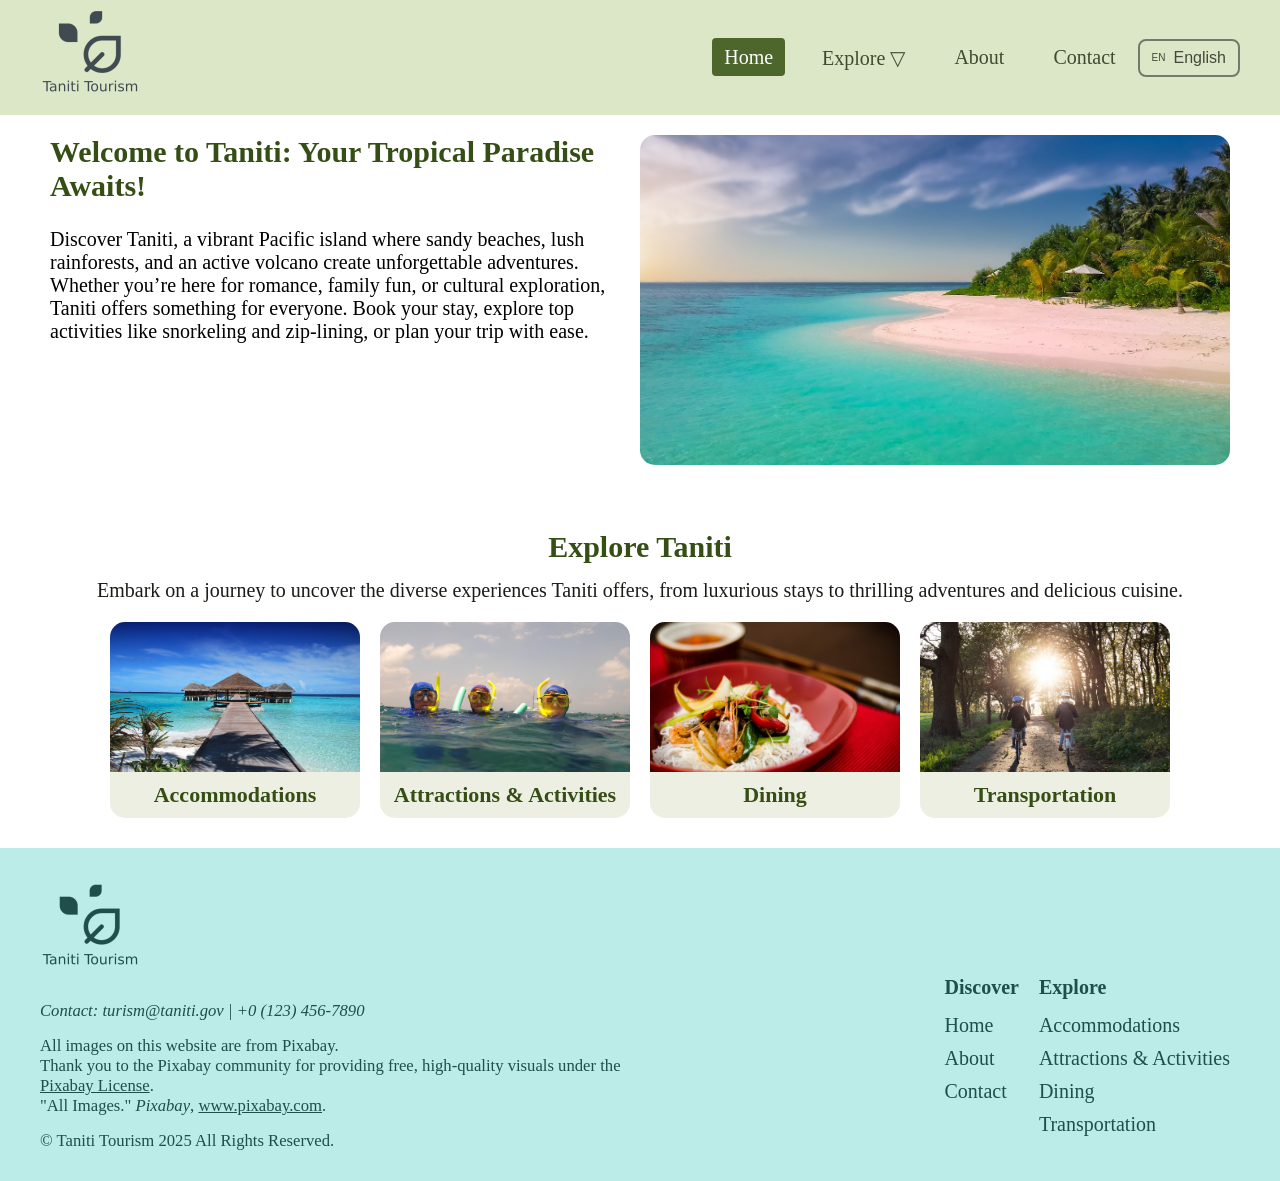
<file: index.html>
<!DOCTYPE html>
<html lang="en">

<head>
    <meta charset="UTF-8">
    <meta name="viewport" content="width=device-width, initial-scale=1.0">
    <title>Home - Taniti Tourism</title>
    <link rel="stylesheet" href="styles.css">
    <link href="images/icon.svg" rel="icon" type="image/svg+xml">
</head>

<body>

<header>
    <div class="header-content">
        <nav class="logo-nav">
            <a href="index.html"><img src="images/logo-header.png" alt="Taniti Tourism Logo" class="logo"></a>
        </nav>
        <div class="nav-container">
            <button class="hamburger" aria-label="Toggle menu">
                <span></span>
                <span></span>
                <span></span>
            </button>
            <nav class="main-nav">
                <ul>
                    <li><a href="index.html" class="active">Home</a></li>
                    <li class="dropdown">
                        <p class="dropdown-toggle">Explore</p>
                        <ul class="dropdown-menu">
                            <li><a href="accommodations.html">Accommodations</a></li>
                            <li><a href="attractions-and-activities.html">Attractions & Activities</a></li>
                            <li><a href="dining.html">Dining</a></li>
                            <li><a href="transportation.html">Transportation</a></li>
                        </ul>
                    </li>
                    <li><a href="about.html">About</a></li>
                    <li><a href="contact.html">Contact</a></li>
                </ul>
            </nav>
            <div class="language-selector">
                <button class="language-toggle" aria-label="Select language">
                    <span class="flag">EN</span> English
                </button>
                <ul class="language-menu">
                    <li><a href="#" class="active"><span class="flag">EN</span> English</a></li>
                    <li><a href="#"><span class="flag">ES</span> Español</a></li>
                    <li><a href="#"><span class="flag">JP</span> 日本語</a></li>
                </ul>
            </div>
        </div>
    </div>
</header>

<main>

    <section class="hero-right">
        <div>
            <h1>Welcome to Taniti: Your Tropical Paradise Awaits!</h1>
            <p>Discover Taniti, a vibrant Pacific island where sandy beaches, lush
                rainforests, and an active volcano create unforgettable adventures. Whether you’re here for romance, family
                fun, or cultural exploration, Taniti offers something for everyone. Book your stay, explore top activities
                like snorkeling and zip-lining, or plan your trip with ease.</p>
        </div>
        <img src="images/beach.jpg" alt="A vibrant tropical beach scene with tall palm trees and a stretch of soft white sand along the water's edge.">
    </section>

    <section class="explore">
        <h2>Explore Taniti</h2>
        <p>Embark on a journey to uncover the diverse experiences Taniti offers, from luxurious stays to thrilling adventures and delicious cuisine.</p>
        <div class="explore-cards">
            <a href="accommodations.html" class="card">
                <img src="images/beach-hotel.jpg" alt="A charming wooden walkway leads to a beach hut at a hotel, offering a picturesque view of the sandy shore.">
                <h3>Accommodations</h3>
            </a>
            <a href="attractions-and-activities.html" class="card">
                <img src="images/snorkel.jpg" alt="Three people in blue wetsuits and snorkels enjoying snorkeling in Yellow Leaf Bay.">
                <h3>Attractions & Activities</h3>
            </a>
            <a href="dining.html" class="card">
                <img src="images/cuisine.jpg" alt="A vibrant bowl of noodles featuring shrimp and mixed vegetables, perfect for a tasty meal.">
                <h3>Dining</h3>
            </a>
            <a href="transportation.html" class="card">
                <img src="images/biking.jpg" alt="Two people biking down a wooded path, surrounded by trees and greenery.">
                <h3>Transportation</h3>
            </a>
        </div>
    </section>

</main>

<footer>
    <div class="footer-content">
        <div class="footer-info">
            <nav>
                <a href="index.html"><img src="images/logo-footer.png" alt="Taniti Tourism Logo" class="logo"></a>
            </nav>
            <address>
                <small>Contact: <a href="mailto:turism@taniti.gov">turism@taniti.gov</a> | <a href="tel:+0 (123) 456-7890">+0 (123) 456-7890</a></small>
            </address>
            <div class="image-credits">
                <small>All images on this website are from  Pixabay.</small>
                <small>Thank you to the Pixabay community for providing free, high-quality visuals under the <a href="https://pixabay.com/service/license-summary/" target="_blank">Pixabay License</a>.</small>
                <small>"All Images." <em>Pixabay</em>, <a href="https://www.pixabay.com" target="_blank">www.pixabay.com</a>.</small>
            </div>
            <small>© Taniti Tourism 2025 All Rights Reserved.</small>
        </div>
        <nav class="footer-nav">
            <div class="footer-nav-subsection">
                <p>Discover</p>
                <ul>
                    <li><a href="index.html">Home</a></li>
                    <li><a href="about.html">About</a></li>
                    <li><a href="contact.html">Contact</a></li>
                </ul>
            </div>
            <div class="footer-nav-subsection">
                <p>Explore</p>
                <ul>
                    <li><a href="accommodations.html">Accommodations</a></li>
                    <li><a href="attractions-and-activities.html">Attractions & Activities</a></li>
                    <li><a href="dining.html">Dining</a></li>
                    <li><a href="transportation.html">Transportation</a></li>
                </ul>
            </div>
        </nav>
    </div>
</footer>

<script src="script.js"></script>
</body>

</html>
</file>
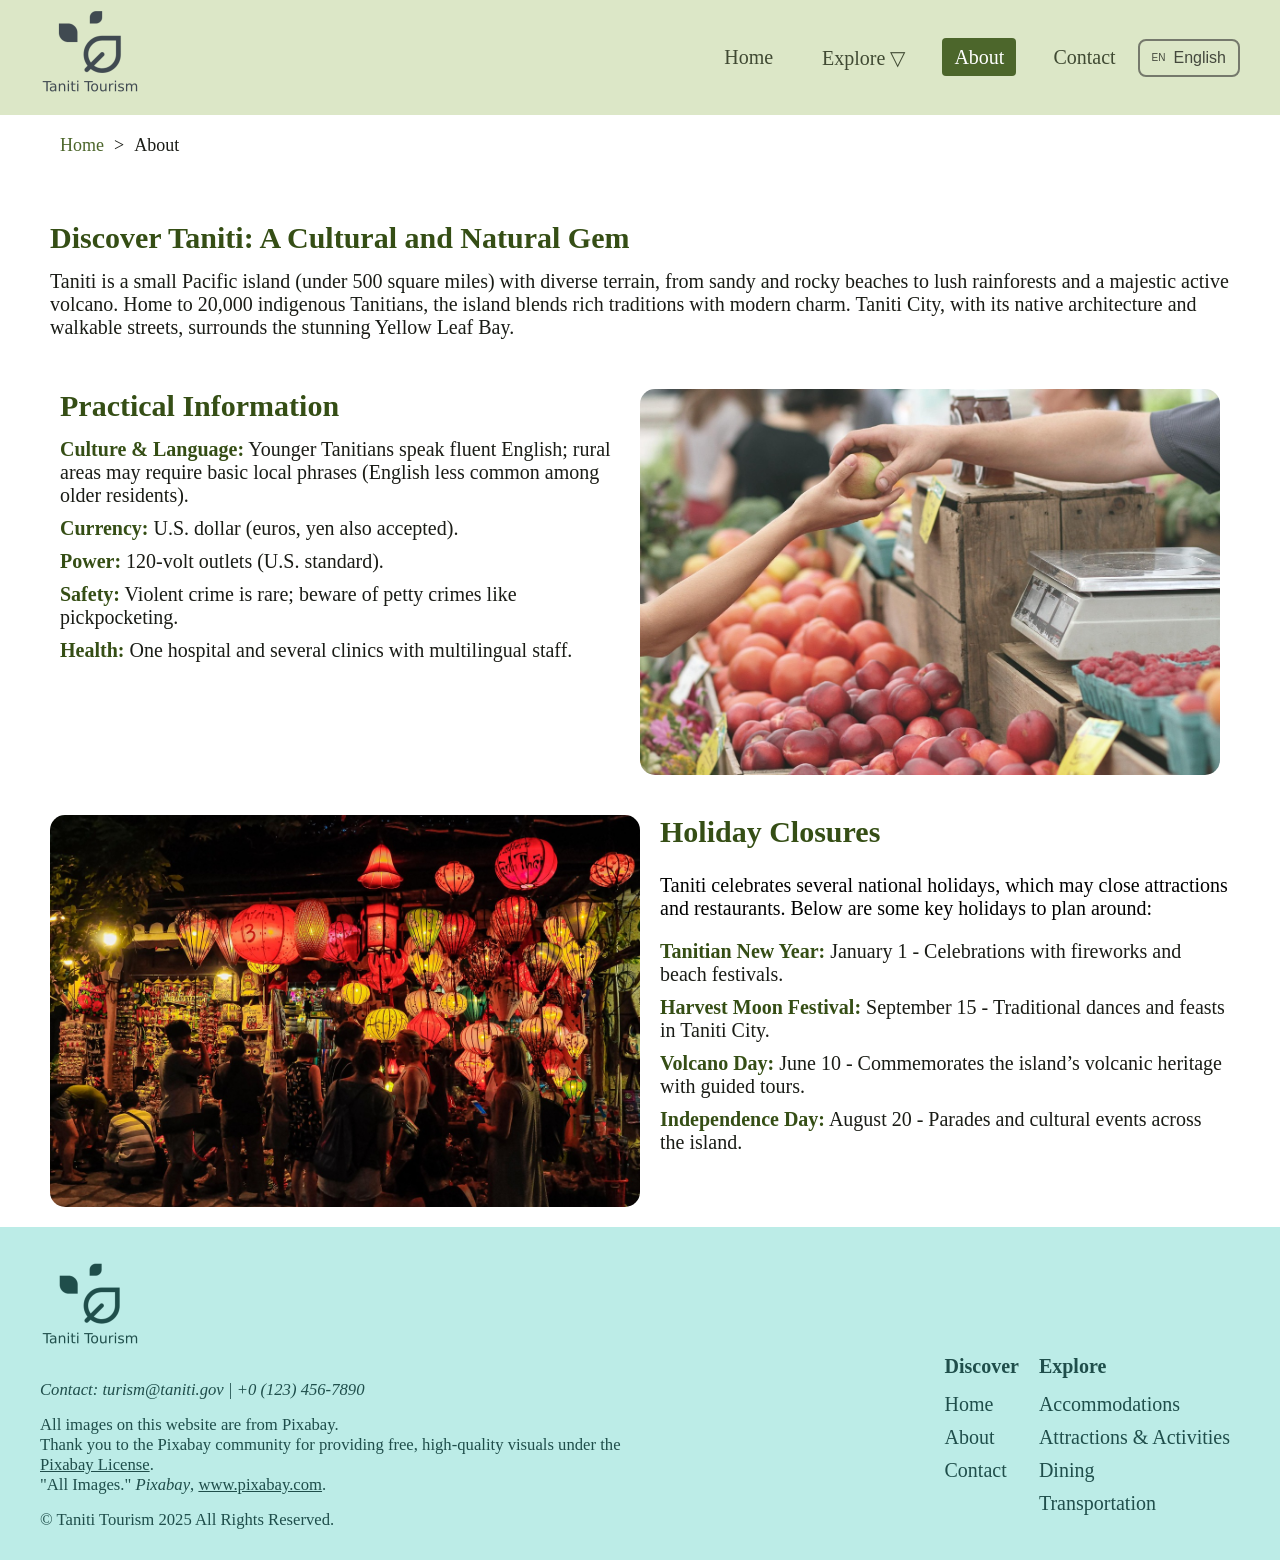
<file: about.html>
<!DOCTYPE html>
<html lang="en">
<head>
  <meta charset="UTF-8">
  <meta name="viewport" content="width=device-width, initial-scale=1.0">
  <title>About - Taniti Tourism</title>
  <link rel="stylesheet" href="styles.css">
  <link href="images/icon.svg" rel="icon" type="image/svg+xml">
</head>
<body>
<header>
  <div class="header-content">
    <nav class="logo-nav">
      <a href="index.html"><img src="images/logo-header.png" alt="Taniti Tourism Logo" class="logo"></a>
    </nav>
    <div class="nav-container">
      <button class="hamburger" aria-label="Toggle menu">
        <span></span>
        <span></span>
        <span></span>
      </button>
      <nav class="main-nav">
        <ul>
          <li><a href="index.html">Home</a></li>
          <li class="dropdown">
            <p class="dropdown-toggle">Explore</p>
            <ul class="dropdown-menu">
              <li><a href="accommodations.html">Accommodations</a></li>
              <li><a href="attractions-and-activities.html">Attractions & Activities</a></li>
              <li><a href="dining.html">Dining</a></li>
              <li><a href="transportation.html">Transportation</a></li>
            </ul>
          </li>
          <li><a href="about.html" class="active">About</a></li>
          <li><a href="contact.html">Contact</a></li>
        </ul>
      </nav>
      <div class="language-selector">
        <button class="language-toggle" aria-label="Select language">
          <span class="flag">EN</span> English
        </button>
        <ul class="language-menu">
          <li><a href="#" class="active"><span class="flag">EN</span> English</a></li>
          <li><a href="#"><span class="flag">ES</span> Español</a></li>
          <li><a href="#"><span class="flag">JP</span> 日本語</a></li>
        </ul>
      </div>
    </div>
  </div>
</header>

<main>
  <section class="breadcrumb">
    <nav aria-label="Breadcrumb">
      <ul>
        <li><a href="index.html">Home</a></li>
        <li aria-current="page">About</li>
      </ul>
    </nav>
  </section>
  <section class="intro">
    <h1>Discover Taniti: A Cultural and Natural Gem</h1>
    <p>Taniti is a small Pacific island (under 500 square miles) with diverse terrain, from sandy and rocky beaches to lush rainforests and a majestic active volcano. Home to 20,000 indigenous Tanitians, the island blends rich traditions with modern charm. Taniti City, with its native architecture and walkable streets, surrounds the stunning Yellow Leaf Bay.</p>
  </section>

  <section class="hero-right practical-info">
    <div>
      <h2>Practical Information</h2>
      <ul>
        <li><strong>Culture & Language:</strong> Younger Tanitians speak fluent English; rural areas may require basic local phrases (English less common among older residents).
        <li><strong>Currency:</strong> U.S. dollar (euros, yen also accepted).</li>
        <li><strong>Power:</strong> 120-volt outlets (U.S. standard).</li>
        <li><strong>Safety:</strong> Violent crime is rare; beware of petty crimes like pickpocketing.</li>
        <li><strong>Health:</strong> One hospital and several clinics with multilingual staff.</li>
      </ul>
    </div>
    <img src="images/market.jpg" alt="A woman hands an apple to a man at a colorful fruit stand, surrounded by various fresh fruits.">
  </section>

  <section class="hero-left">
    <img src="images/holiday.jpg" alt="Colorful lanterns creating a festive atmosphere for a holiday celebration.">
    <div>
      <h2>Holiday Closures</h2>
      <p>Taniti celebrates several national holidays, which may close attractions and restaurants. Below are some key holidays to plan around:</p>
      <ul>
        <li><strong>Tanitian New Year:</strong> January 1 - Celebrations with fireworks and beach festivals.</li>
        <li><strong>Harvest Moon Festival:</strong> September 15 - Traditional dances and feasts in Taniti City.</li>
        <li><strong>Volcano Day:</strong> June 10 - Commemorates the island’s volcanic heritage with guided tours.</li>
        <li><strong>Independence Day:</strong> August 20 - Parades and cultural events across the island.</li>
      </ul>
    </div>
  </section>
</main>


<footer>
  <div class="footer-content">
    <div class="footer-info">
      <nav>
        <a href="index.html"><img src="images/logo-footer.png" alt="Taniti Tourism Logo" class="logo"></a>
      </nav>
      <address>
        <small>Contact: <a href="mailto:turism@taniti.gov">turism@taniti.gov</a> | <a href="tel:+0 (123) 456-7890">+0 (123) 456-7890</a></small>
      </address>
      <div class="image-credits">
        <small>All images on this website are from  Pixabay.</small>
        <small>Thank you to the Pixabay community for providing free, high-quality visuals under the <a href="https://pixabay.com/service/license-summary/" target="_blank">Pixabay License</a>.</small>
        <small>"All Images." <em>Pixabay</em>, <a href="https://www.pixabay.com" target="_blank">www.pixabay.com</a>.</small>
      </div>
      <small>© Taniti Tourism 2025 All Rights Reserved.</small>
    </div>
    <nav class="footer-nav">
      <div class="footer-nav-subsection">
        <p>Discover</p>
        <ul>
          <li><a href="index.html">Home</a></li>
          <li><a href="about.html">About</a></li>
          <li><a href="contact.html">Contact</a></li>
        </ul>
      </div>
      <div class="footer-nav-subsection">
        <p>Explore</p>
        <ul>
          <li><a href="accommodations.html">Accommodations</a></li>
          <li><a href="attractions-and-activities.html">Attractions & Activities</a></li>
          <li><a href="dining.html">Dining</a></li>
          <li><a href="transportation.html">Transportation</a></li>
        </ul>
      </div>
    </nav>
  </div>
</footer>

<script src="script.js"></script>
</body>
</html>
</file>
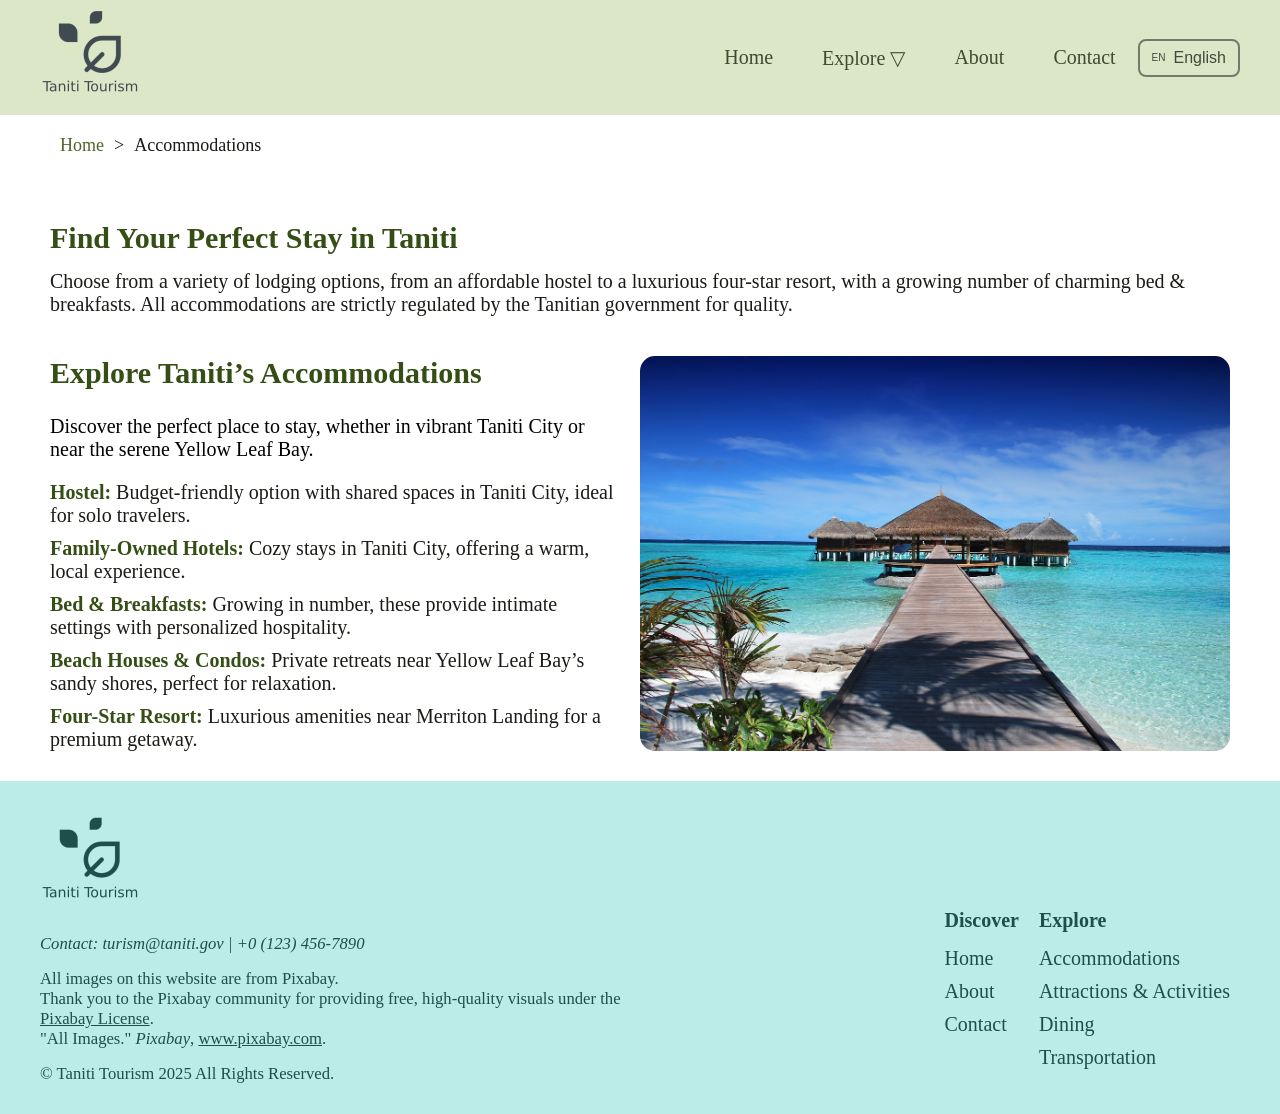
<file: accommodations.html>
<!DOCTYPE html>
<html lang="en">
<head>
    <meta charset="UTF-8">
    <meta name="viewport" content="width=device-width, initial-scale=1.0">
    <title>Accommodations - Taniti Tourism</title>
    <link rel="stylesheet" href="styles.css">
    <link href="images/icon.svg" rel="icon" type="image/svg+xml">
</head>
<body>
<header>
    <div class="header-content">
        <nav class="logo-nav">
            <a href="index.html"><img src="images/logo-header.png" alt="Taniti Tourism Logo" class="logo"></a>
        </nav>
        <div class="nav-container">
            <button class="hamburger" aria-label="Toggle menu">
                <span></span>
                <span></span>
                <span></span>
            </button>
            <nav class="main-nav">
                <ul>
                    <li><a href="index.html">Home</a></li>
                    <li class="dropdown">
                        <p class="dropdown-toggle">Explore</p>
                        <ul class="dropdown-menu">
                            <li><a href="accommodations.html" class="active">Accommodations</a></li>
                            <li><a href="attractions-and-activities.html">Attractions & Activities</a></li>
                            <li><a href="dining.html">Dining</a></li>
                            <li><a href="transportation.html">Transportation</a></li>
                        </ul>
                    </li>
                    <li><a href="about.html">About</a></li>
                    <li><a href="contact.html">Contact</a></li>
                </ul>
            </nav>
            <div class="language-selector">
                <button class="language-toggle" aria-label="Select language">
                    <span class="flag">EN</span> English
                </button>
                <ul class="language-menu">
                    <li><a href="#" class="active"><span class="flag">EN</span> English</a></li>
                    <li><a href="#"><span class="flag">ES</span> Español</a></li>
                    <li><a href="#"><span class="flag">JP</span> 日本語</a></li>
                </ul>
            </div>
        </div>
    </div>
</header>

<main>
    <section class="breadcrumb">
        <nav aria-label="Breadcrumb">
            <ul>
                <li><a href="index.html">Home</a></li>
                <li aria-current="page">Accommodations</li>
            </ul>
        </nav>
    </section>
    <section class="intro">
        <h1>Find Your Perfect Stay in Taniti</h1>
        <p>Choose from a variety of lodging options, from an affordable hostel to a luxurious four-star resort, with a growing number of charming bed & breakfasts. All accommodations are strictly regulated by the Tanitian government for quality.</p>
    </section>

    <section class="hero-right">
        <div>
            <h2>Explore Taniti’s Accommodations</h2>
            <p>Discover the perfect place to stay, whether in vibrant Taniti City or near the serene Yellow Leaf Bay.</p>
            <ul>
                <li><strong>Hostel:</strong> Budget-friendly option with shared spaces in Taniti City, ideal for solo travelers.</li>
                <li><strong>Family-Owned Hotels:</strong> Cozy stays in Taniti City, offering a warm, local experience.</li>
                <li><strong>Bed & Breakfasts:</strong> Growing in number, these provide intimate settings with personalized hospitality.</li>
                <li><strong>Beach Houses & Condos:</strong> Private retreats near Yellow Leaf Bay’s sandy shores, perfect for relaxation.</li>
                <li><strong>Four-Star Resort:</strong> Luxurious amenities near Merriton Landing for a premium getaway.</li>
            </ul>
        </div>
        <img src="images/beach-hotel.jpg" alt="A charming wooden walkway leads to a beach hut at a hotel, offering a picturesque view of the sandy shore.">
    </section>
</main>

<footer>
    <div class="footer-content">
        <div class="footer-info">
            <nav>
                <a href="index.html"><img src="images/logo-footer.png" alt="Taniti Tourism Logo" class="logo"></a>
            </nav>
            <address>
                <small>Contact: <a href="mailto:turism@taniti.gov">turism@taniti.gov</a> | <a href="tel:+0 (123) 456-7890">+0 (123) 456-7890</a></small>
            </address>
            <div class="image-credits">
                <small>All images on this website are from  Pixabay.</small>
                <small>Thank you to the Pixabay community for providing free, high-quality visuals under the <a href="https://pixabay.com/service/license-summary/" target="_blank">Pixabay License</a>.</small>
                <small>"All Images." <em>Pixabay</em>, <a href="https://www.pixabay.com" target="_blank">www.pixabay.com</a>.</small>
            </div>
            <small>© Taniti Tourism 2025 All Rights Reserved.</small>
        </div>
        <nav class="footer-nav">
            <div class="footer-nav-subsection">
                <p>Discover</p>
                <ul>
                    <li><a href="index.html">Home</a></li>
                    <li><a href="about.html">About</a></li>
                    <li><a href="contact.html">Contact</a></li>
                </ul>
            </div>
            <div class="footer-nav-subsection">
                <p>Explore</p>
                <ul>
                    <li><a href="accommodations.html">Accommodations</a></li>
                    <li><a href="attractions-and-activities.html">Attractions & Activities</a></li>
                    <li><a href="dining.html">Dining</a></li>
                    <li><a href="transportation.html">Transportation</a></li>
                </ul>
            </div>
        </nav>
    </div>
</footer>

<script src="script.js"></script>
</body>
</html>
</file>
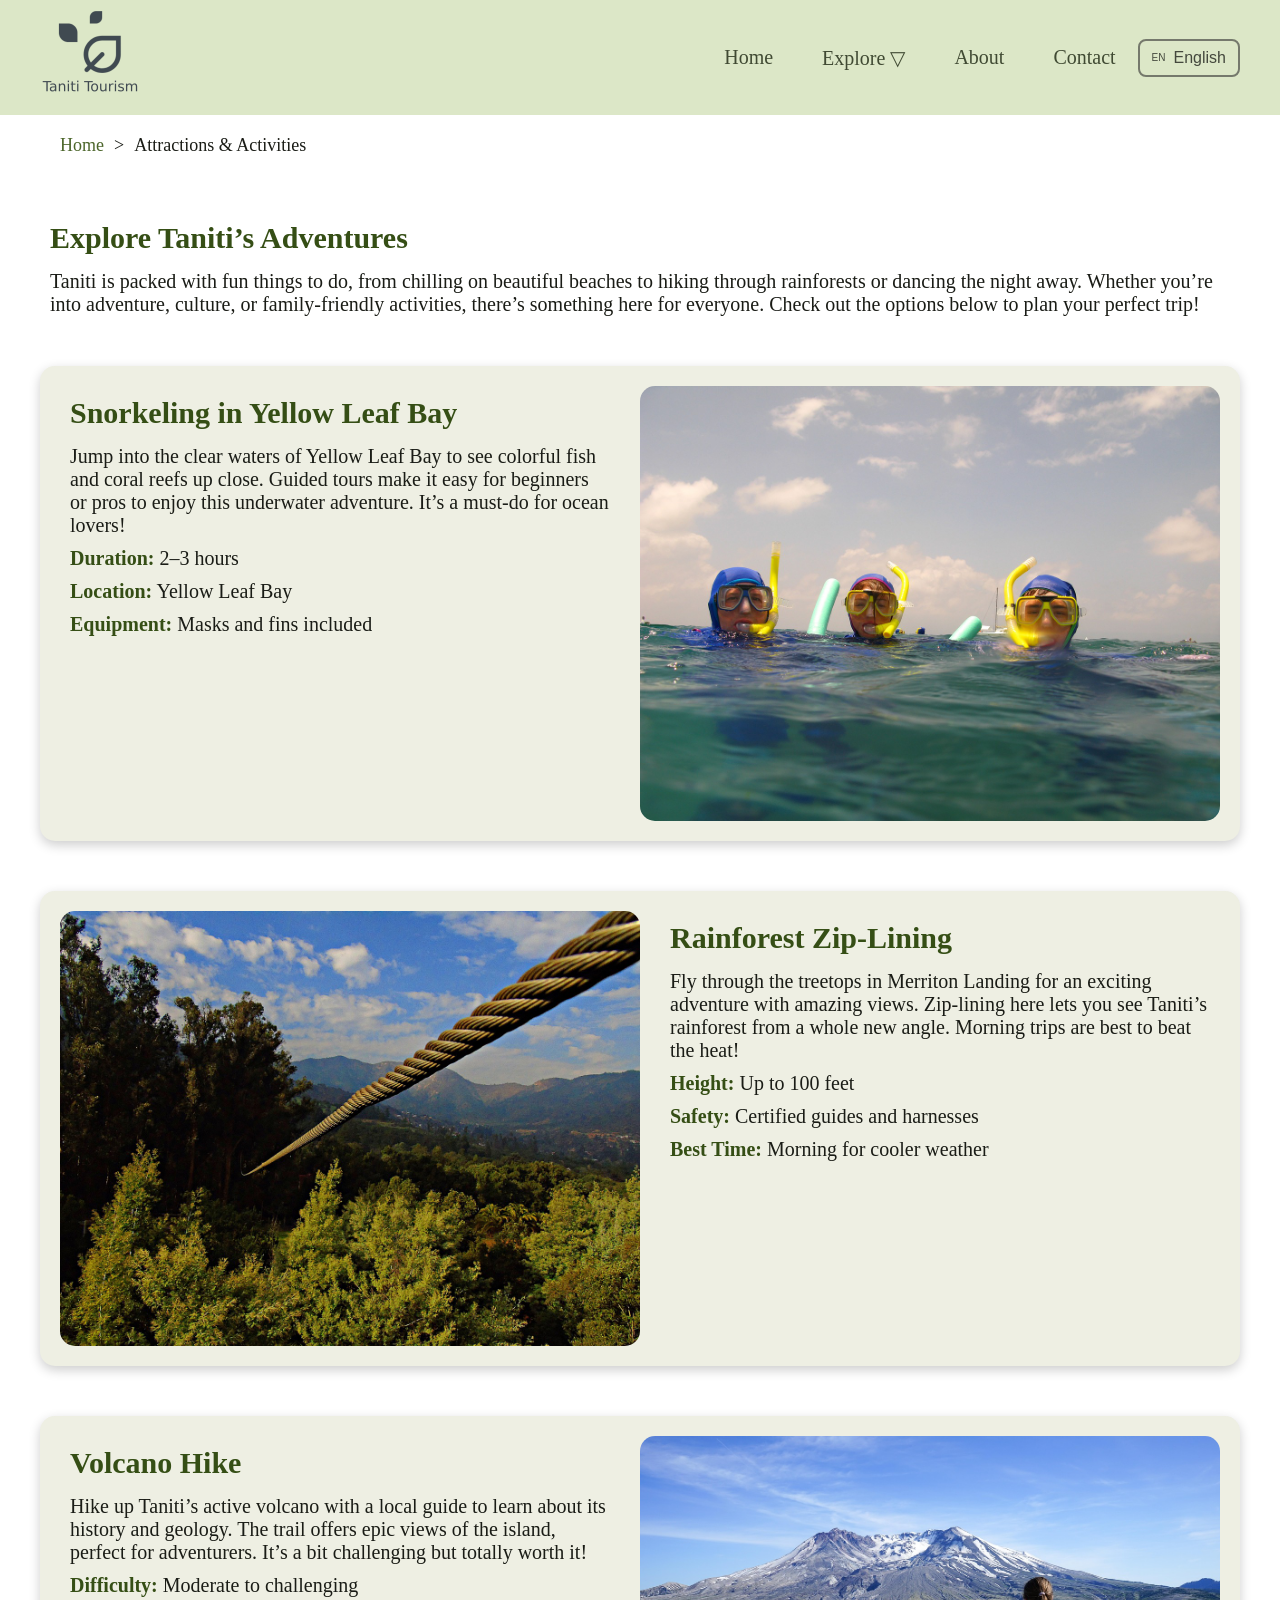
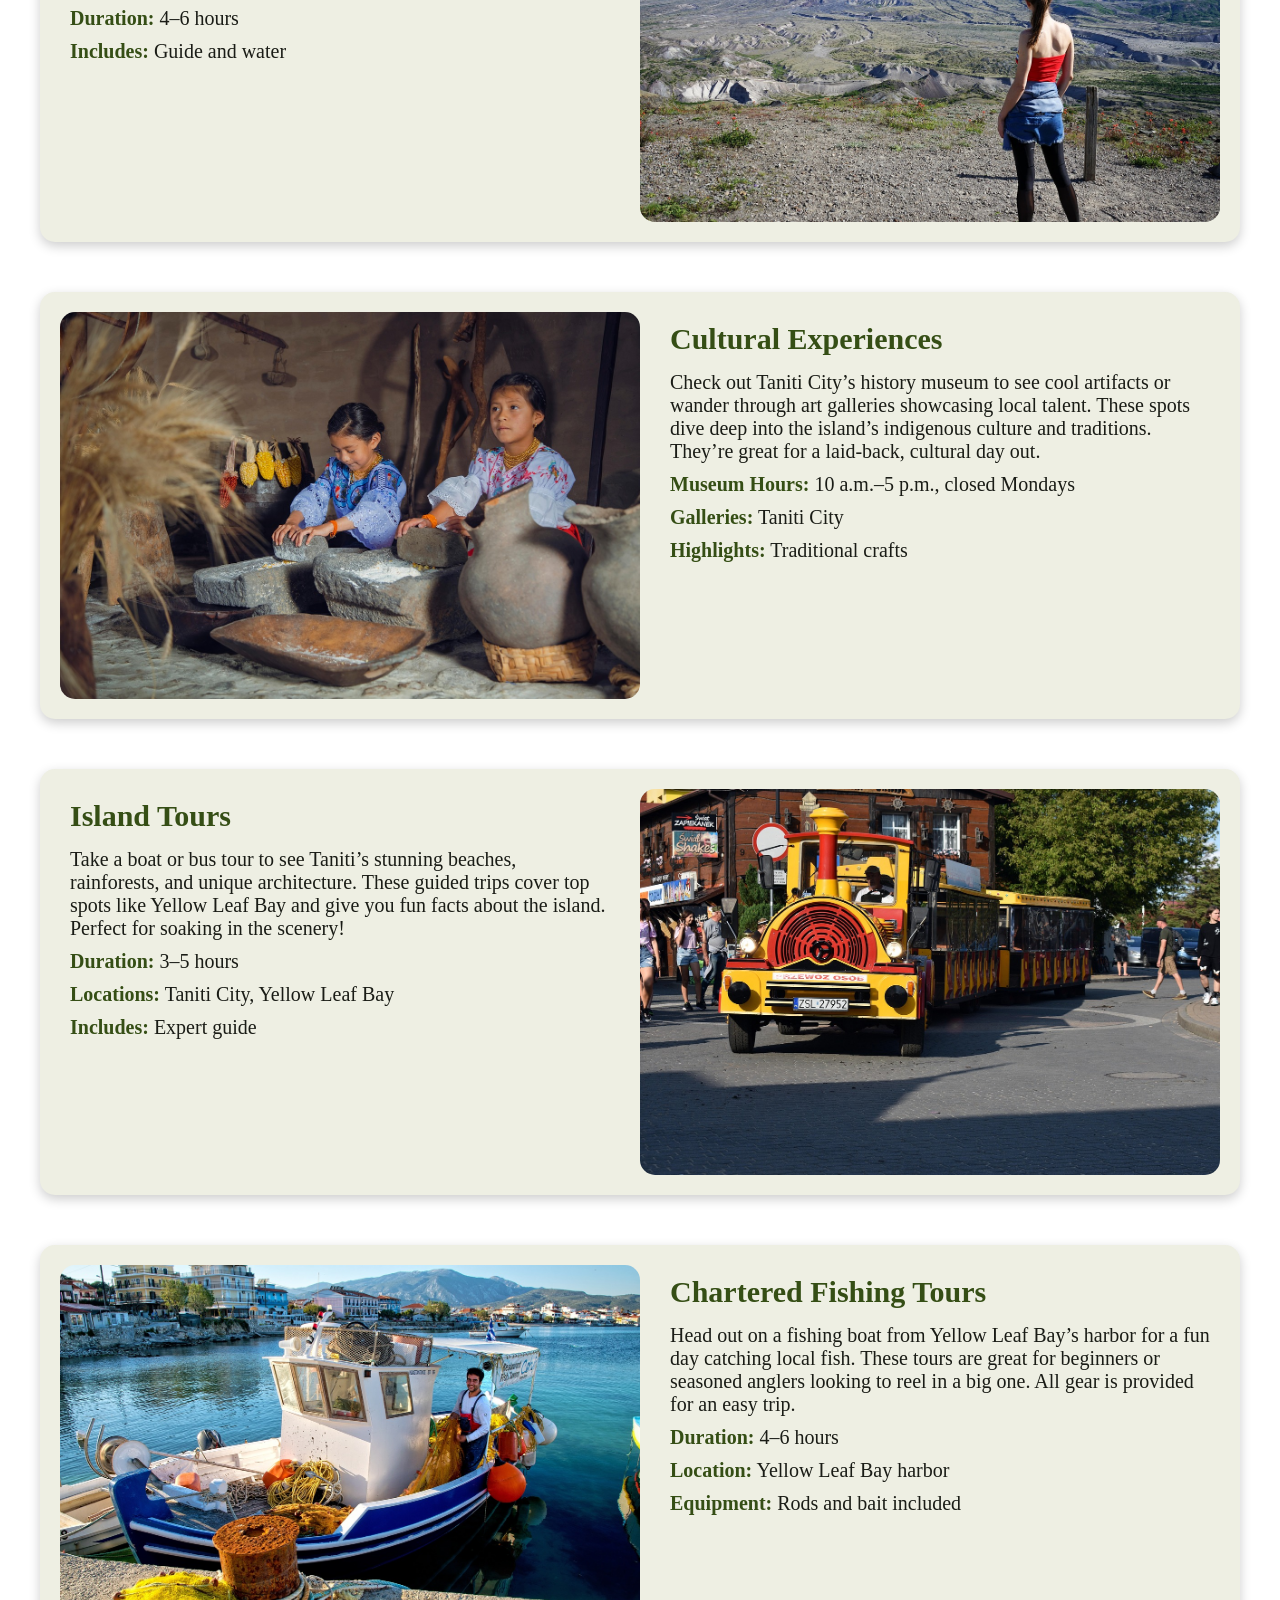
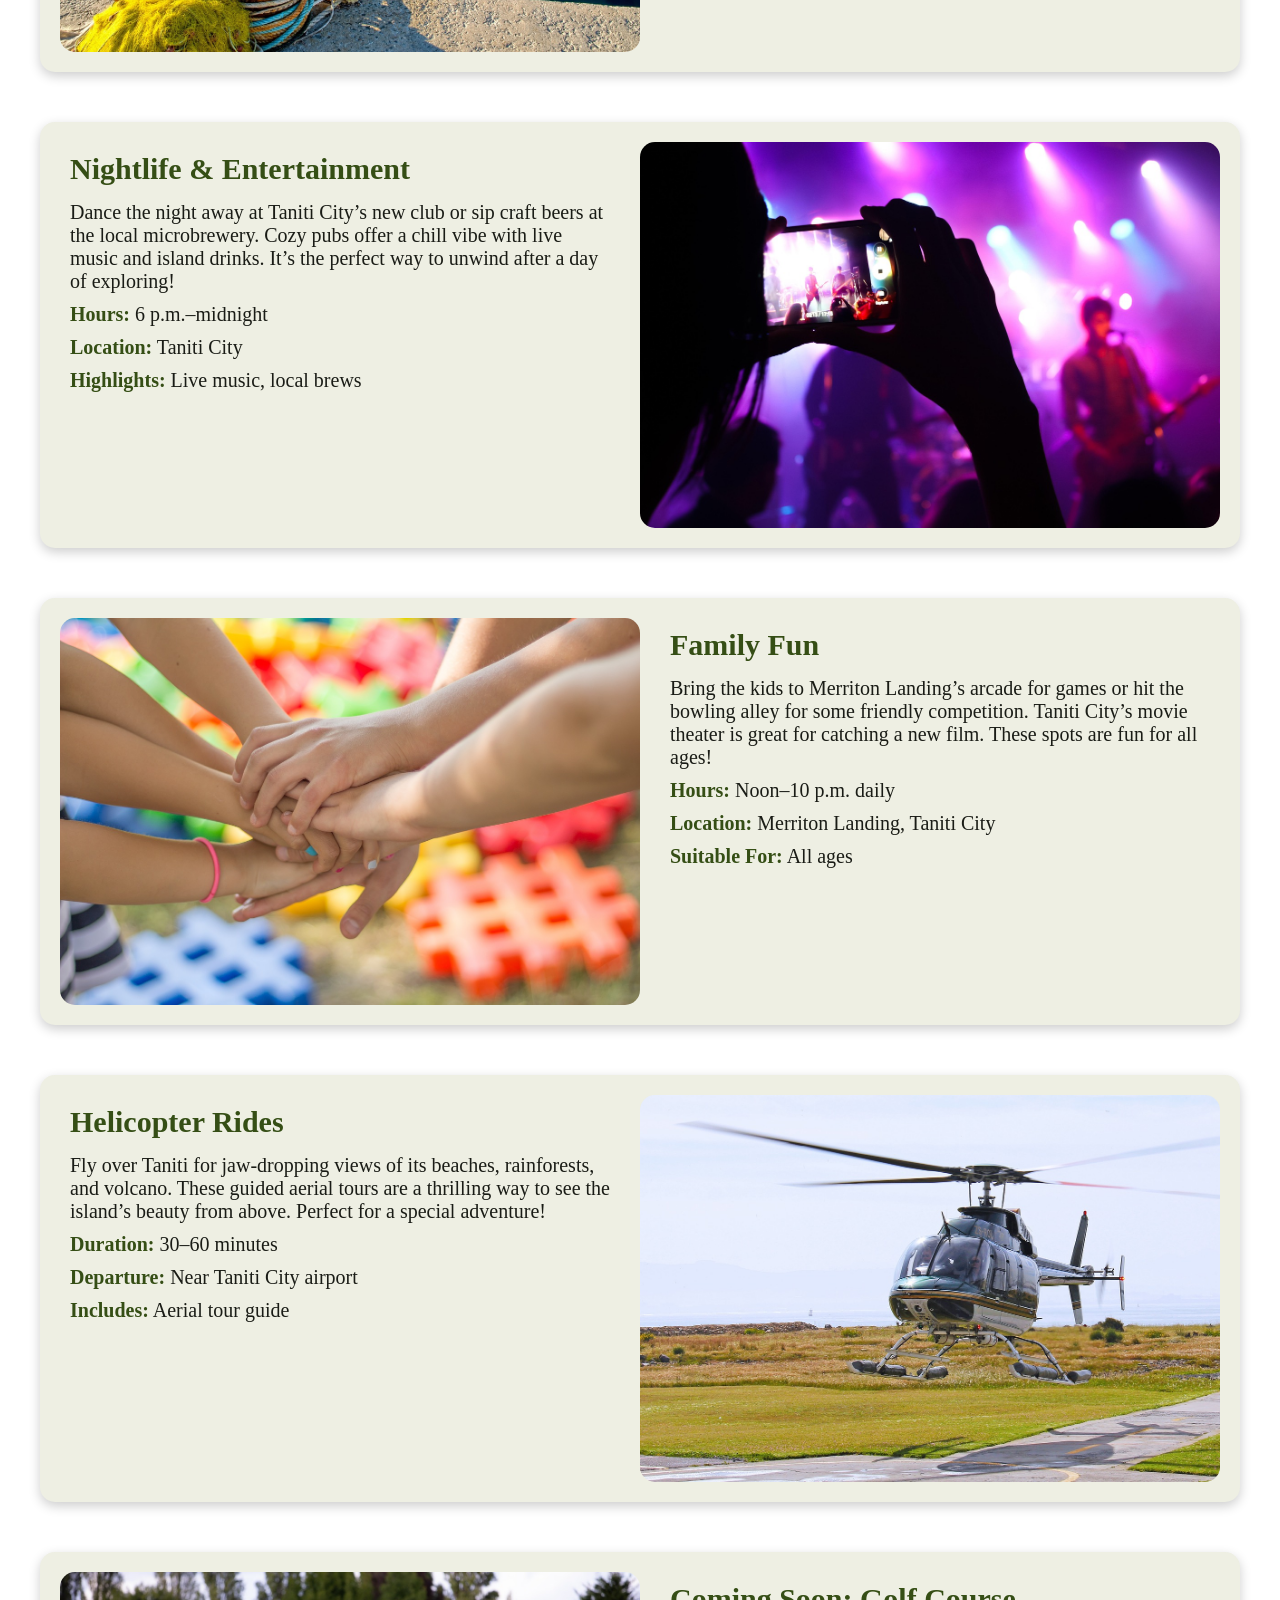
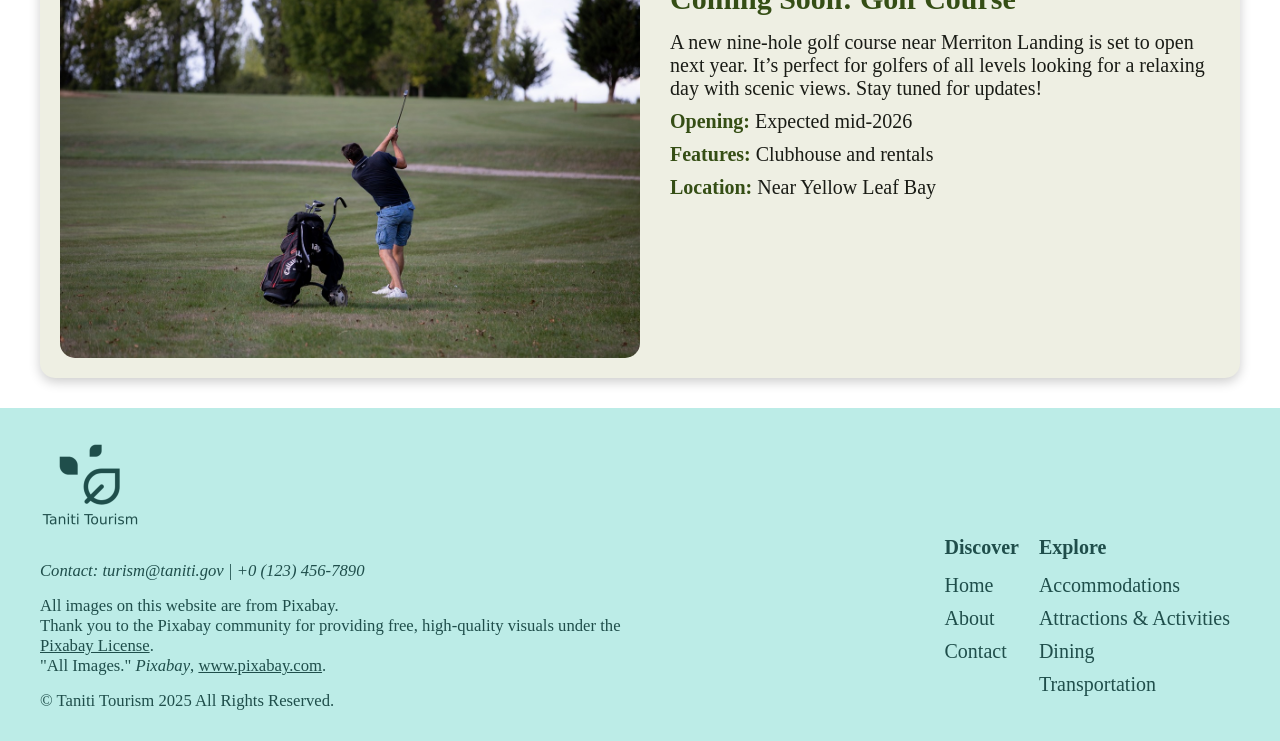
<file: attractions-and-activities.html>
<!DOCTYPE html>
<html lang="en">
<head>
    <meta charset="UTF-8">
    <meta name="viewport" content="width=device-width, initial-scale=1.0">
    <title>Attractions & Activities - Taniti Tourism</title>
    <link rel="stylesheet" href="styles.css">
    <link href="images/icon.svg" rel="icon" type="image/svg+xml">
</head>
<body>
<header>
    <div class="header-content">
        <nav class="logo-nav">
            <a href="index.html"><img src="images/logo-header.png" alt="Taniti Tourism Logo" class="logo"></a>
        </nav>
        <div class="nav-container">
            <button class="hamburger" aria-label="Toggle menu">
                <span></span>
                <span></span>
                <span></span>
            </button>
            <nav class="main-nav">
                <ul>
                    <li><a href="index.html">Home</a></li>
                    <li class="dropdown">
                        <p class="dropdown-toggle">Explore</p>
                        <ul class="dropdown-menu">
                            <li><a href="accommodations.html">Accommodations</a></li>
                            <li><a href="attractions-and-activities.html" class="active">Attractions & Activities</a></li>
                            <li><a href="dining.html">Dining</a></li>
                            <li><a href="transportation.html">Transportation</a></li>
                        </ul>
                    </li>
                    <li><a href="about.html">About</a></li>
                    <li><a href="contact.html">Contact</a></li>
                </ul>
            </nav>
            <div class="language-selector">
                <button class="language-toggle" aria-label="Select language">
                    <span class="flag">EN</span> English
                </button>
                <ul class="language-menu">
                    <li><a href="#" class="active"><span class="flag">EN</span> English</a></li>
                    <li><a href="#"><span class="flag">ES</span> Español</a></li>
                    <li><a href="#"><span class="flag">JP</span> 日本語</a></li>
                </ul>
            </div>
        </div>
    </div>
</header>

<main>
    <section class="breadcrumb">
        <nav aria-label="Breadcrumb">
            <ul>
                <li><a href="index.html">Home</a></li>
                <li aria-current="page">Attractions & Activities</li>
            </ul>
        </nav>
    </section>

    <section class="intro">
        <h1>Explore Taniti’s Adventures</h1>
        <p>Taniti is packed with fun things to do, from chilling on beautiful beaches to hiking through rainforests or dancing the night away. Whether you’re into adventure, culture, or family-friendly activities, there’s something here for everyone. Check out the options below to plan your perfect trip!</p>
    </section>

    <section class="hero-card hero-right-card">
        <div>
            <h2>Snorkeling in Yellow Leaf Bay</h2>
            <p>Jump into the clear waters of Yellow Leaf Bay to see colorful fish and coral reefs up close. Guided tours make it easy for beginners or pros to enjoy this underwater adventure. It’s a must-do for ocean lovers!</p>
            <ul>
                <li><strong>Duration:</strong> 2–3 hours</li>
                <li><strong>Location:</strong> Yellow Leaf Bay</li>
                <li><strong>Equipment:</strong> Masks and fins included</li>
            </ul>
        </div>
        <img src="images/snorkel.jpg" alt="Three people in blue wetsuits snorkeling in Yellow Leaf Bay’s clear waters.">
    </section>

    <section class="hero-card hero-left-card">
        <img src="images/zipline.jpg" alt="A zip-line soaring over a lush rainforest hillside in Merriton Landing.">
        <div>
            <h2>Rainforest Zip-Lining</h2>
            <p>Fly through the treetops in Merriton Landing for an exciting adventure with amazing views. Zip-lining here lets you see Taniti’s rainforest from a whole new angle. Morning trips are best to beat the heat!</p>
            <ul>
                <li><strong>Height:</strong> Up to 100 feet</li>
                <li><strong>Safety:</strong> Certified guides and harnesses</li>
                <li><strong>Best Time:</strong> Morning for cooler weather</li>
            </ul>
        </div>
    </section>

    <section class="hero-card hero-right-card">
        <div>
            <h2>Volcano Hike</h2>
            <p>Hike up Taniti’s active volcano with a local guide to learn about its history and geology. The trail offers epic views of the island, perfect for adventurers. It’s a bit challenging but totally worth it!</p>
            <ul>
                <li><strong>Difficulty:</strong> Moderate to challenging</li>
                <li><strong>Duration:</strong> 4–6 hours</li>
                <li><strong>Includes:</strong> Guide and water</li>
            </ul>
        </div>
        <img src="images/volcano-hike.jpg" alt="A hiker gazing at Taniti’s towering volcano from a scenic trail.">
    </section>

    <section class="hero-card hero-left-card">
        <img src="images/culture.jpg" alt="Two women baking traditional bread in a Tanitian kitchen.">
        <div>
            <h2>Cultural Experiences</h2>
            <p>Check out Taniti City’s history museum to see cool artifacts or wander through art galleries showcasing local talent. These spots dive deep into the island’s indigenous culture and traditions. They’re great for a laid-back, cultural day out.</p>
            <ul>
                <li><strong>Museum Hours:</strong> 10 a.m.–5 p.m., closed Mondays</li>
                <li><strong>Galleries:</strong> Taniti City</li>
                <li><strong>Highlights:</strong> Traditional crafts</li>
            </ul>
        </div>
    </section>

    <section class="hero-card hero-right-card">
        <div>
            <h2>Island Tours</h2>
            <p>Take a boat or bus tour to see Taniti’s stunning beaches, rainforests, and unique architecture. These guided trips cover top spots like Yellow Leaf Bay and give you fun facts about the island. Perfect for soaking in the scenery!</p>
            <ul>
                <li><strong>Duration:</strong> 3–5 hours</li>
                <li><strong>Locations:</strong> Taniti City, Yellow Leaf Bay</li>
                <li><strong>Includes:</strong> Expert guide</li>
            </ul>
        </div>
        <img src="images/bus-tour.jpg" alt="A bright yellow and red bus parked on the tracks, showcasing its vibrant colors against a clear sky.">
    </section>

    <section class="hero-card hero-left-card">
        <img src="images/fishing.jpg" alt="A man stands on a boat, surrounded by water, enjoying a sunny day outdoors.">
        <div>
            <h2>Chartered Fishing Tours</h2>
            <p>Head out on a fishing boat from Yellow Leaf Bay’s harbor for a fun day catching local fish. These tours are great for beginners or seasoned anglers looking to reel in a big one. All gear is provided for an easy trip.</p>
            <ul>
                <li><strong>Duration:</strong> 4–6 hours</li>
                <li><strong>Location:</strong> Yellow Leaf Bay harbor</li>
                <li><strong>Equipment:</strong> Rods and bait included</li>
            </ul>
        </div>
    </section>

    <section class="hero-card hero-right-card">
        <div>
            <h2>Nightlife & Entertainment</h2>
            <p>Dance the night away at Taniti City’s new club or sip craft beers at the local microbrewery. Cozy pubs offer a chill vibe with live music and island drinks. It’s the perfect way to unwind after a day of exploring!</p>
            <ul>
                <li><strong>Hours:</strong> 6 p.m.–midnight</li>
                <li><strong>Location:</strong> Taniti City</li>
                <li><strong>Highlights:</strong> Live music, local brews</li>
            </ul>
        </div>
        <img src="images/nightlife.jpg" alt="A person captures a concert moment with their cell phone, surrounded by a lively crowd and colorful stage lights.">
    </section>

    <section class="hero-card hero-left-card">
        <img src="images/family.jpg" alt="A group of people's hands joined together, set against a backdrop of colorful blocks, symbolizing friendship.">
        <div>
            <h2>Family Fun</h2>
            <p>Bring the kids to Merriton Landing’s arcade for games or hit the bowling alley for some friendly competition. Taniti City’s movie theater is great for catching a new film. These spots are fun for all ages!</p>
            <ul>
                <li><strong>Hours:</strong> Noon–10 p.m. daily</li>
                <li><strong>Location:</strong> Merriton Landing, Taniti City</li>
                <li><strong>Suitable For:</strong> All ages</li>
            </ul>
        </div>
    </section>

    <section class="hero-card hero-right-card">
        <div>
            <h2>Helicopter Rides</h2>
            <p>Fly over Taniti for jaw-dropping views of its beaches, rainforests, and volcano. These guided aerial tours are a thrilling way to see the island’s beauty from above. Perfect for a special adventure!</p>
            <ul>
                <li><strong>Duration:</strong> 30–60 minutes</li>
                <li><strong>Departure:</strong> Near Taniti City airport</li>
                <li><strong>Includes:</strong> Aerial tour guide</li>
            </ul>
        </div>
        <img src="images/helicopter.jpg" alt="A helicopter takes flight from the runway, soaring upward into the bright sky.">
    </section>

    <section class="hero-card hero-left-card">
        <div>
            <h2>Coming Soon: Golf Course</h2>
            <p>A new nine-hole golf course near Merriton Landing is set to open next year. It’s perfect for golfers of all levels looking for a relaxing day with scenic views. Stay tuned for updates!</p>
            <ul>
                <li><strong>Opening:</strong> Expected mid-2026</li>
                <li><strong>Features:</strong> Clubhouse and rentals</li>
                <li><strong>Location:</strong> Near Yellow Leaf Bay</li>
            </ul>
        </div>
        <img src="images/golf.jpg" alt="A golfer swinging on a lush green course near Yellow Leaf Bay.">
    </section>
</main>

<footer>
    <div class="footer-content">
        <div class="footer-info">
            <nav>
                <a href="index.html"><img src="images/logo-footer.png" alt="Taniti Tourism Logo" class="logo"></a>
            </nav>
            <address>
                <small>Contact: <a href="mailto:turism@taniti.gov">turism@taniti.gov</a> | <a href="tel:+0 (123) 456-7890">+0 (123) 456-7890</a></small>
            </address>
            <div class="image-credits">
                <small>All images on this website are from  Pixabay.</small>
                <small>Thank you to the Pixabay community for providing free, high-quality visuals under the <a href="https://pixabay.com/service/license-summary/" target="_blank">Pixabay License</a>.</small>
                <small>"All Images." <em>Pixabay</em>, <a href="https://www.pixabay.com" target="_blank">www.pixabay.com</a>.</small>
            </div>
            <small>© Taniti Tourism 2025 All Rights Reserved.</small>
        </div>
        <nav class="footer-nav">
            <div class="footer-nav-subsection">
                <p>Discover</p>
                <ul>
                    <li><a href="index.html">Home</a></li>
                    <li><a href="about.html">About</a></li>
                    <li><a href="contact.html">Contact</a></li>
                </ul>
            </div>
            <div class="footer-nav-subsection">
                <p>Explore</p>
                <ul>
                    <li><a href="accommodations.html">Accommodations</a></li>
                    <li><a href="attractions-and-activities.html">Attractions & Activities</a></li>
                    <li><a href="dining.html">Dining</a></li>
                    <li><a href="transportation.html">Transportation</a></li>
                </ul>
            </div>
        </nav>
    </div>
</footer>

<script src="script.js"></script>
</body>
</html>
</file>
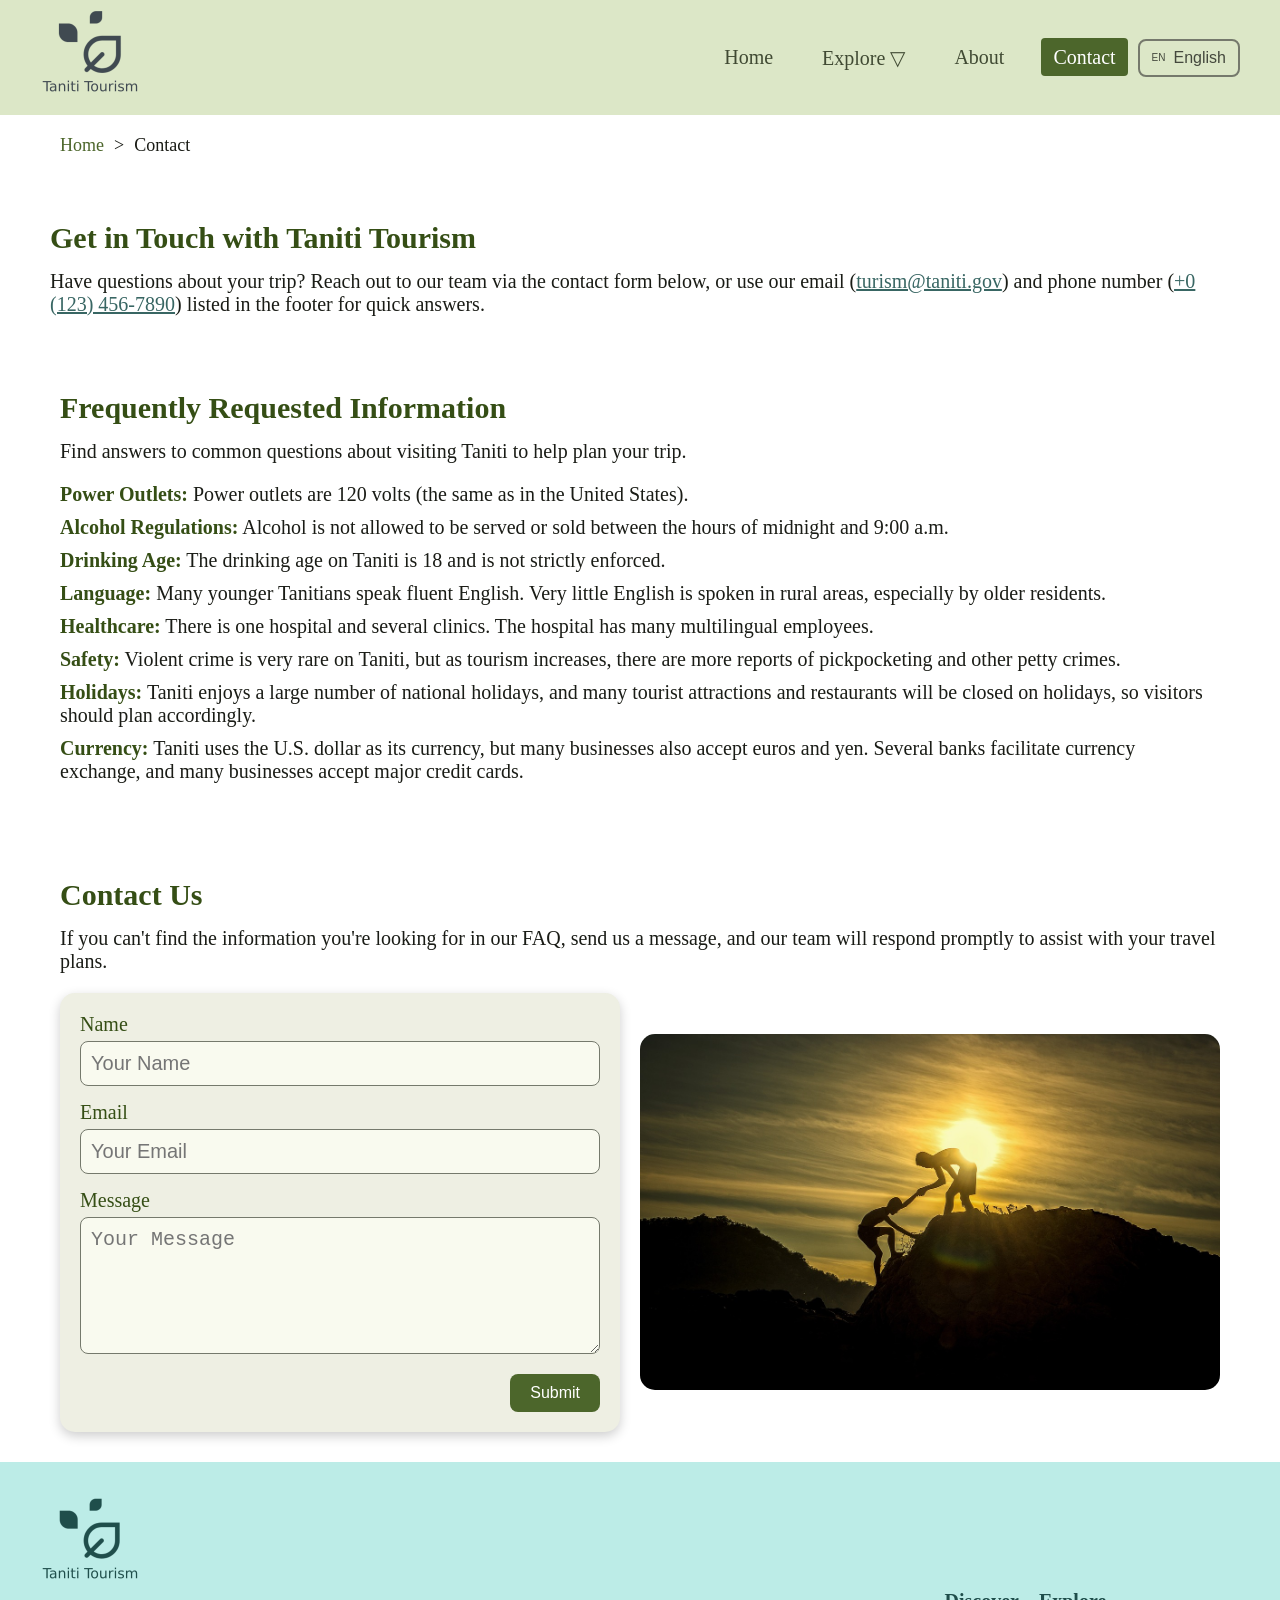
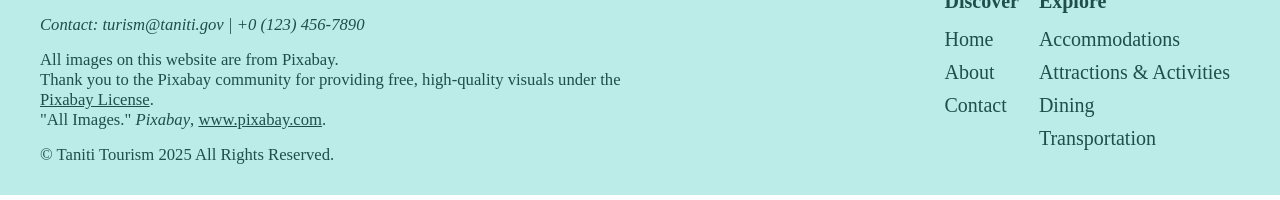
<file: contact.html>
<!DOCTYPE html>
<html lang="en">
<head>
    <meta charset="UTF-8">
    <meta name="viewport" content="width=device-width, initial-scale=1.0">
    <title>Contact Us - Taniti Tourism</title>
    <link rel="stylesheet" href="styles.css">
    <link href="images/icon.svg" rel="icon" type="image/svg+xml">
</head>
<body>
<header>
    <div class="header-content">
        <nav class="logo-nav">
            <a href="index.html"><img src="images/logo-header.png" alt="Taniti Tourism Logo" class="logo"></a>
        </nav>
        <div class="nav-container">
            <button class="hamburger" aria-label="Toggle menu">
                <span></span>
                <span></span>
                <span></span>
            </button>
            <nav class="main-nav">
                <ul>
                    <li><a href="index.html">Home</a></li>
                    <li class="dropdown">
                        <p class="dropdown-toggle">Explore</p>
                        <ul class="dropdown-menu">
                            <li><a href="accommodations.html">Accommodations</a></li>
                            <li><a href="attractions-and-activities.html">Attractions & Activities</a></li>
                            <li><a href="dining.html">Dining</a></li>
                            <li><a href="transportation.html">Transportation</a></li>
                        </ul>
                    </li>
                    <li><a href="about.html">About</a></li>
                    <li><a href="contact.html" class="active">Contact</a></li>
                </ul>
            </nav>
            <div class="language-selector">
                <button class="language-toggle" aria-label="Select language">
                    <span class="flag">EN</span> English
                </button>
                <ul class="language-menu">
                    <li><a href="#" class="active"><span class="flag">EN</span> English</a></li>
                    <li><a href="#"><span class="flag">ES</span> Español</a></li>
                    <li><a href="#"><span class="flag">JP</span> 日本語</a></li>
                </ul>
            </div>
        </div>
    </div>
</header>

<main>
    <section class="breadcrumb">
        <nav aria-label="Breadcrumb">
            <ul>
                <li><a href="index.html">Home</a></li>
                <li aria-current="page">Contact</li>
            </ul>
        </nav>
    </section>
    <section class="intro">
        <h1>Get in Touch with Taniti Tourism</h1>
        <p>Have questions about your trip? Reach out to our team via the contact form below, or use our email (<a href="mailto:turism@taniti.gov">turism@taniti.gov</a>) and phone number (<a href="tel:+0 (123) 456-7890">+0 (123) 456-7890</a>) listed in the footer for quick answers.</p>
    </section>

    <section class="faq">
        <h2>Frequently Requested Information</h2>
        <p>Find answers to common questions about visiting Taniti to help plan your trip.</p>
        <ul>
            <li><strong>Power Outlets:</strong> Power outlets are 120 volts (the same as in the United States).</li>
            <li><strong>Alcohol Regulations:</strong> Alcohol is not allowed to be served or sold between the hours of midnight and 9:00 a.m.</li>
            <li><strong>Drinking Age:</strong> The drinking age on Taniti is 18 and is not strictly enforced.</li>
            <li><strong>Language:</strong> Many younger Tanitians speak fluent English. Very little English is spoken in rural areas, especially by older residents.</li>
            <li><strong>Healthcare:</strong> There is one hospital and several clinics. The hospital has many multilingual employees.</li>
            <li><strong>Safety:</strong> Violent crime is very rare on Taniti, but as tourism increases, there are more reports of pickpocketing and other petty crimes.</li>
            <li><strong>Holidays:</strong> Taniti enjoys a large number of national holidays, and many tourist attractions and restaurants will be closed on holidays, so visitors should plan accordingly.</li>
            <li><strong>Currency:</strong> Taniti uses the U.S. dollar as its currency, but many businesses also accept euros and yen. Several banks facilitate currency exchange, and many businesses accept major credit cards.</li>
        </ul>
    </section>

    <section class="contact-form">
        <h2>Contact Us</h2>
        <p>If you can't find the information you're looking for in our FAQ, send us a message, and our team will respond promptly to assist with your travel plans.</p>
        <div class="form-content">
            <div class="form-container">
                <form class="form-card">
                    <div class="form-field">
                        <label for="name">Name</label>
                        <input type="text" id="name" name="name" placeholder="Your Name">
                    </div>
                    <div class="form-field">
                        <label for="email">Email</label>
                        <input type="email" id="email" name="email" placeholder="Your Email">
                    </div>
                    <div class="form-field">
                        <label for="message">Message</label>
                        <textarea id="message" name="message" placeholder="Your Message" rows="5"></textarea>
                    </div>
                    <div class="form-submit">
                        <button type="button">Submit</button>
                    </div>
                </form>
                <img src="images/help.jpg" alt="Two climbers helping each other ascend a mountain trail.">
            </div>
        </div>
    </section>
</main>

<footer>
    <div class="footer-content">
        <div class="footer-info">
            <nav>
                <a href="index.html"><img src="images/logo-footer.png" alt="Taniti Tourism Logo" class="logo"></a>
            </nav>
            <address>
                <small>Contact: <a href="mailto:turism@taniti.gov">turism@taniti.gov</a> | <a href="tel:+0 (123) 456-7890">+0 (123) 456-7890</a></small>
            </address>
            <div class="image-credits">
                <small>All images on this website are from  Pixabay.</small>
                <small>Thank you to the Pixabay community for providing free, high-quality visuals under the <a href="https://pixabay.com/service/license-summary/" target="_blank">Pixabay License</a>.</small>
                <small>"All Images." <em>Pixabay</em>, <a href="https://www.pixabay.com" target="_blank">www.pixabay.com</a>.</small>
            </div>
            <small>© Taniti Tourism 2025 All Rights Reserved.</small>
        </div>
        <nav class="footer-nav">
            <div class="footer-nav-subsection">
                <p>Discover</p>
                <ul>
                    <li><a href="index.html">Home</a></li>
                    <li><a href="about.html">About</a></li>
                    <li><a href="contact.html">Contact</a></li>
                </ul>
            </div>
            <div class="footer-nav-subsection">
                <p>Explore</p>
                <ul>
                    <li><a href="accommodations.html">Accommodations</a></li>
                    <li><a href="attractions-and-activities.html">Attractions & Activities</a></li>
                    <li><a href="dining.html">Dining</a></li>
                    <li><a href="transportation.html">Transportation</a></li>
                </ul>
            </div>
        </nav>
    </div>
</footer>

<script src="script.js"></script>
</body>
</html>
</file>
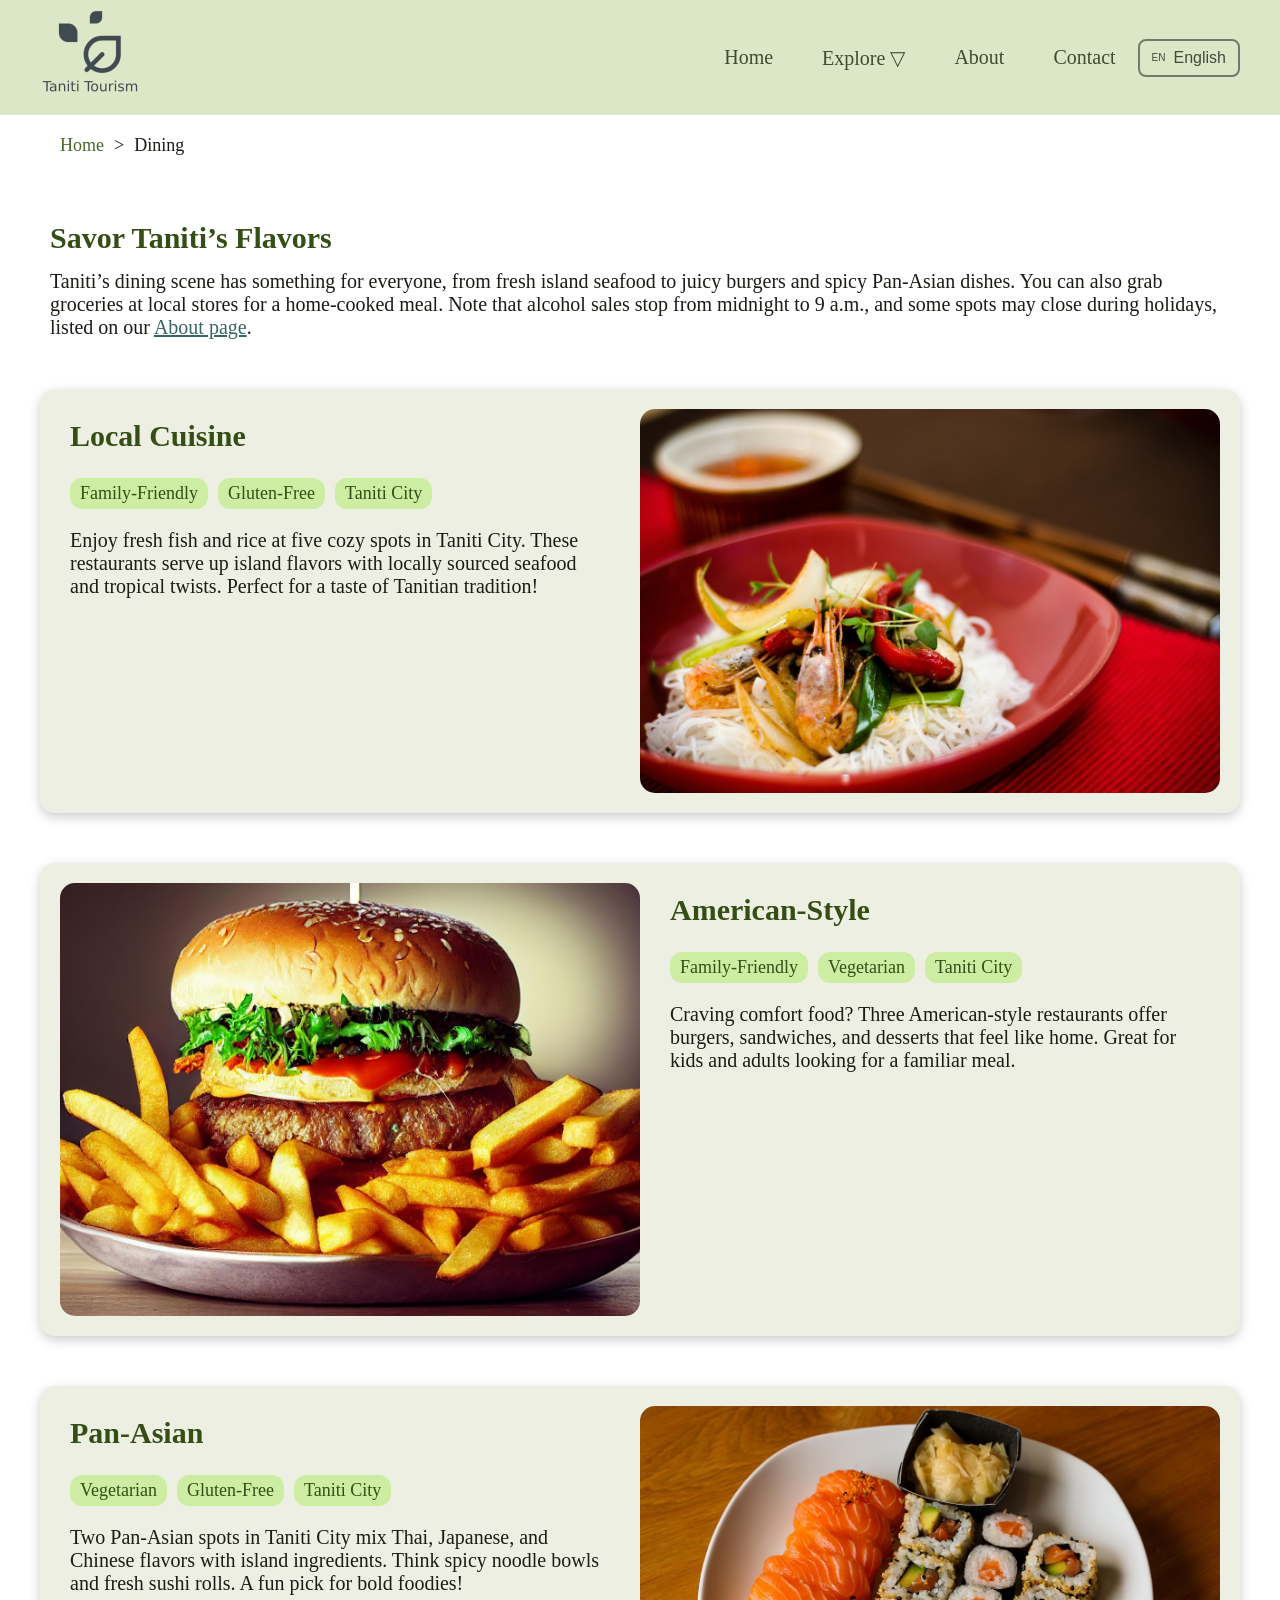
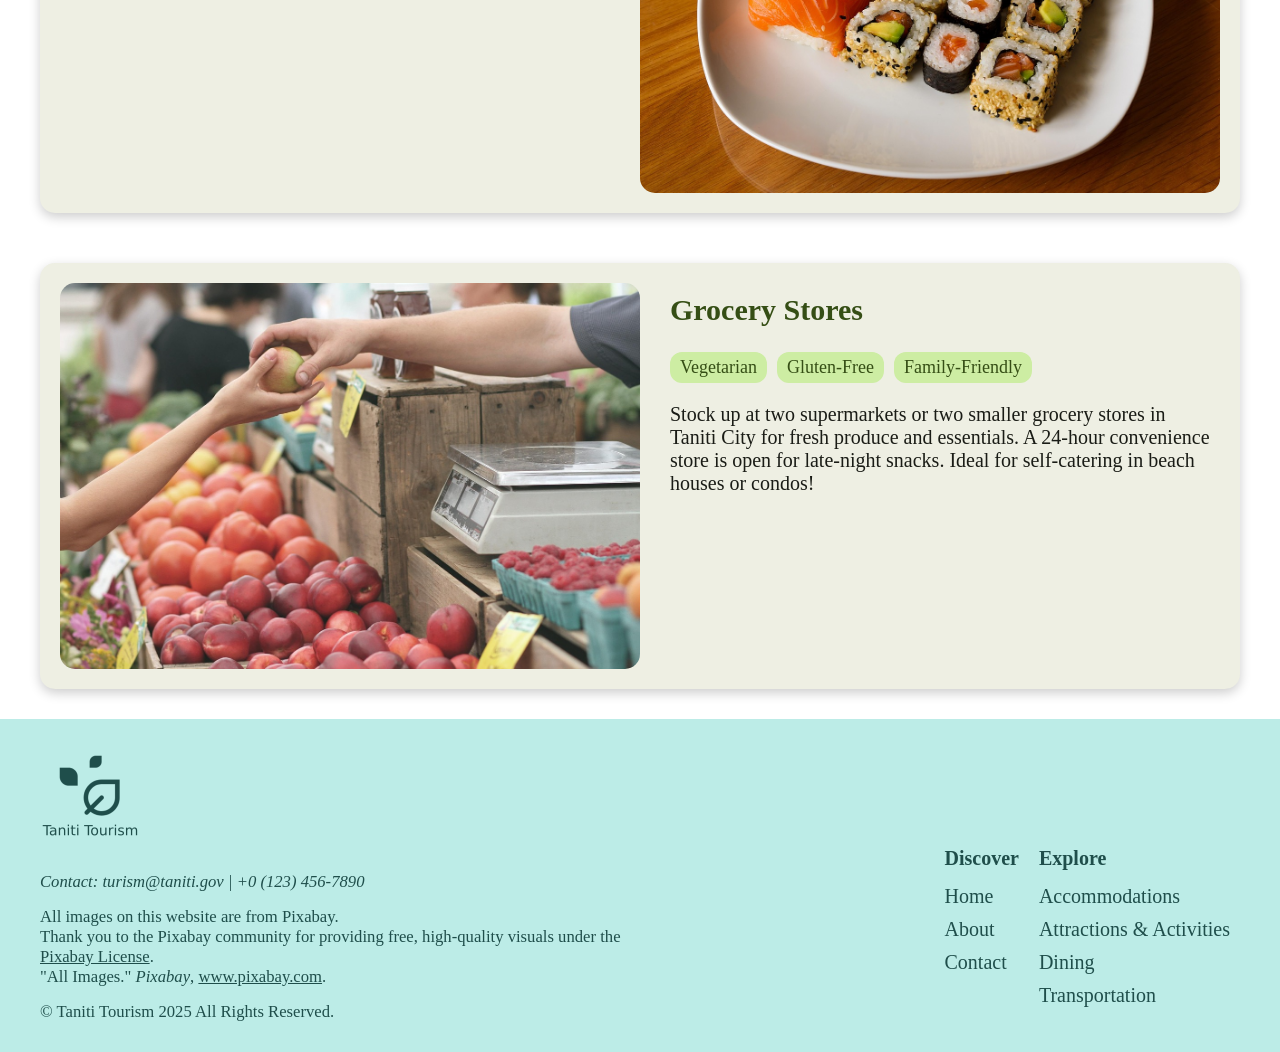
<file: dining.html>
<!DOCTYPE html>
<html lang="en">
<head>
    <meta charset="UTF-8">
    <meta name="viewport" content="width=device-width, initial-scale=1.0">
    <title>Dining - Taniti Tourism</title>
    <link rel="stylesheet" href="styles.css">
    <link href="images/icon.svg" rel="icon" type="image/svg+xml">
</head>
<body>
<header>
    <div class="header-content">
        <nav class="logo-nav">
            <a href="index.html"><img src="images/logo-header.png" alt="Taniti Tourism Logo" class="logo"></a>
        </nav>
        <div class="nav-container">
            <button class="hamburger" aria-label="Toggle menu">
                <span></span>
                <span></span>
                <span></span>
            </button>
            <nav class="main-nav">
                <ul>
                    <li><a href="index.html">Home</a></li>
                    <li class="dropdown">
                        <p class="dropdown-toggle">Explore</p>
                        <ul class="dropdown-menu">
                            <li><a href="accommodations.html">Accommodations</a></li>
                            <li><a href="attractions-and-activities.html">Attractions & Activities</a></li>
                            <li><a href="dining.html" class="active">Dining</a></li>
                            <li><a href="transportation.html">Transportation</a></li>
                        </ul>
                    </li>
                    <li><a href="about.html">About</a></li>
                    <li><a href="contact.html">Contact</a></li>
                </ul>
            </nav>
            <div class="language-selector">
                <button class="language-toggle" aria-label="Select language">
                    <span class="flag">EN</span> English
                </button>
                <ul class="language-menu">
                    <li><a href="#" class="active"><span class="flag">EN</span> English</a></li>
                    <li><a href="#"><span class="flag">ES</span> Español</a></li>
                    <li><a href="#"><span class="flag">JP</span> 日本語</a></li>
                </ul>
            </div>
        </div>
    </div>
</header>

<main>
    <section class="breadcrumb">
        <nav aria-label="Breadcrumb">
            <ul>
                <li><a href="index.html">Home</a></li>
                <li aria-current="page">Dining</li>
            </ul>
        </nav>
    </section>

    <section class="intro">
        <h1>Savor Taniti’s Flavors</h1>
        <p>Taniti’s dining scene has something for everyone, from fresh island seafood to juicy burgers and spicy Pan-Asian dishes. You can also grab groceries at local stores for a home-cooked meal. Note that alcohol sales stop from midnight to 9 a.m., and some spots may close during holidays, listed on our <a href="about.html">About page</a>.</p>
    </section>

    <section class="hero-card hero-right-card">
        <div>
            <h2>Local Cuisine</h2>
            <ul class="tags">
                <li>Family-Friendly</li>
                <li>Gluten-Free</li>
                <li>Taniti City</li>
            </ul>
            <p>Enjoy fresh fish and rice at five cozy spots in Taniti City. These restaurants serve up island flavors with locally sourced seafood and tropical twists. Perfect for a taste of Tanitian tradition!</p>
        </div>
        <img src="images/cuisine.jpg" alt="A colorful plate of shrimp and rice with tropical veggies in Taniti City.">
    </section>

    <section class="hero-card hero-left-card">
        <img src="images/burger.jpg" alt="A juicy burger with lettuce and fries on a plate in a Tanitian diner.">
        <div>
            <h2>American-Style</h2>
            <ul class="tags">
                <li>Family-Friendly</li>
                <li>Vegetarian</li>
                <li>Taniti City</li>
            </ul>
            <p>Craving comfort food? Three American-style restaurants offer burgers, sandwiches, and desserts that feel like home. Great for kids and adults looking for a familiar meal.</p>
        </div>
    </section>

    <section class="hero-card hero-right-card">
        <div>
            <h2>Pan-Asian</h2>
            <ul class="tags">
                <li>Vegetarian</li>
                <li>Gluten-Free</li>
                <li>Taniti City</li>
            </ul>
            <p>Two Pan-Asian spots in Taniti City mix Thai, Japanese, and Chinese flavors with island ingredients. Think spicy noodle bowls and fresh sushi rolls. A fun pick for bold foodies!</p>
        </div>
        <img src="images/sushi.jpg" alt="A plate of assorted sushi rolls with vibrant sides in a Tanitian restaurant.">
    </section>

    <section class="hero-card hero-left-card">
        <img src="images/market.jpg" alt="A vibrant bunch of red and green apples displayed in a grocery store.">
        <div>
            <h2>Grocery Stores</h2>
            <ul class="tags">
                <li>Vegetarian</li>
                <li>Gluten-Free</li>
                <li>Family-Friendly</li>
            </ul>
            <p>Stock up at two supermarkets or two smaller grocery stores in Taniti City for fresh produce and essentials. A 24-hour convenience store is open for late-night snacks. Ideal for self-catering in beach houses or condos!</p>
        </div>
    </section>
</main>

<footer>
    <div class="footer-content">
        <div class="footer-info">
            <nav>
                <a href="index.html"><img src="images/logo-footer.png" alt="Taniti Tourism Logo" class="logo"></a>
            </nav>
            <address>
                <small>Contact: <a href="mailto:turism@taniti.gov">turism@taniti.gov</a> | <a href="tel:+0 (123) 456-7890">+0 (123) 456-7890</a></small>
            </address>
            <div class="image-credits">
                <small>All images on this website are from  Pixabay.</small>
                <small>Thank you to the Pixabay community for providing free, high-quality visuals under the <a href="https://pixabay.com/service/license-summary/" target="_blank">Pixabay License</a>.</small>
                <small>"All Images." <em>Pixabay</em>, <a href="https://www.pixabay.com" target="_blank">www.pixabay.com</a>.</small>
            </div>
            <small>© Taniti Tourism 2025 All Rights Reserved.</small>
        </div>
        <nav class="footer-nav">
            <div class="footer-nav-subsection">
                <p>Discover</p>
                <ul>
                    <li><a href="index.html">Home</a></li>
                    <li><a href="about.html">About</a></li>
                    <li><a href="contact.html">Contact</a></li>
                </ul>
            </div>
            <div class="footer-nav-subsection">
                <p>Explore</p>
                <ul>
                    <li><a href="accommodations.html">Accommodations</a></li>
                    <li><a href="attractions-and-activities.html">Attractions & Activities</a></li>
                    <li><a href="dining.html">Dining</a></li>
                    <li><a href="transportation.html">Transportation</a></li>
                </ul>
            </div>
        </nav>
    </div>
</footer>

<script src="script.js"></script>
</body>
</html>
</file>
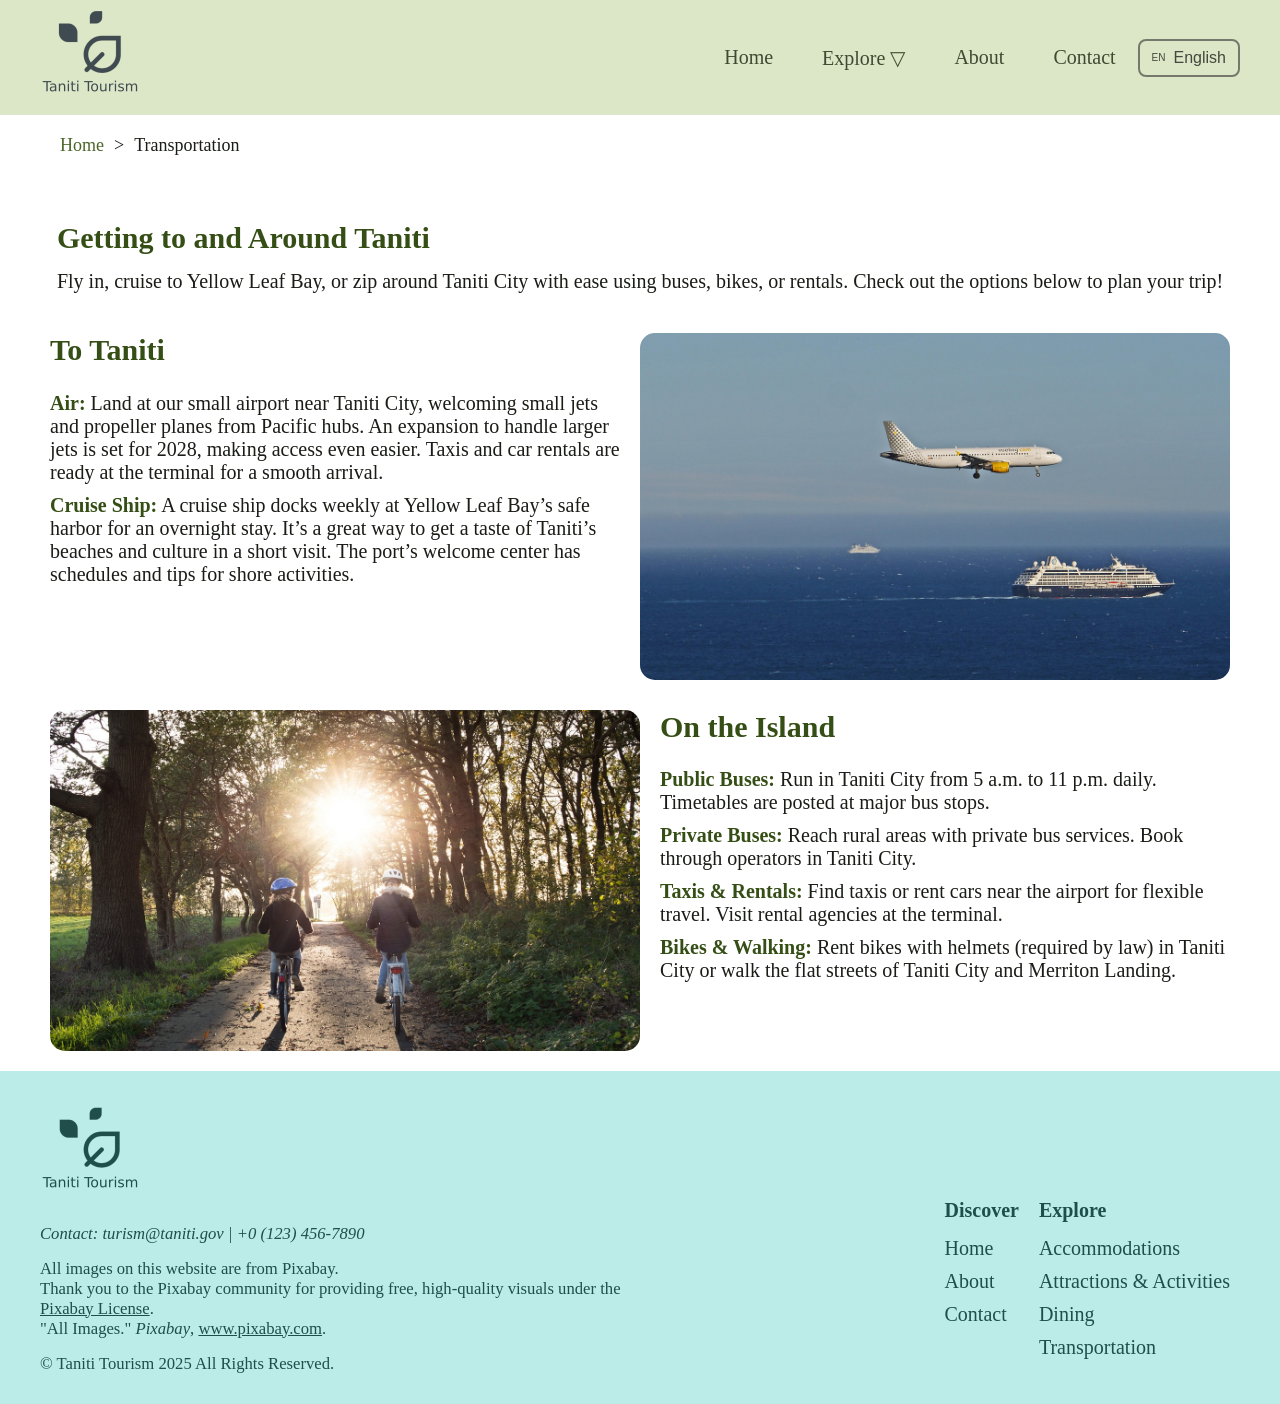
<file: transportation.html>
<!DOCTYPE html>
<html lang="en">
<head>
    <meta charset="UTF-8">
    <meta name="viewport" content="width=device-width, initial-scale=1.0">
    <title>Transportation - Taniti Tourism</title>
    <link rel="stylesheet" href="styles.css">
    <link href="images/icon.svg" rel="icon" type="image/svg+xml">
</head>
<body>
<header>
    <div class="header-content">
        <nav class="logo-nav">
            <a href="index.html"><img src="images/logo-header.png" alt="Taniti Tourism Logo" class="logo"></a>
        </nav>
        <div class="nav-container">
            <button class="hamburger" aria-label="Toggle menu">
                <span></span>
                <span></span>
                <span></span>
            </button>
            <nav class="main-nav">
                <ul>
                    <li><a href="index.html">Home</a></li>
                    <li class="dropdown">
                        <p class="dropdown-toggle">Explore</p>
                        <ul class="dropdown-menu">
                            <li><a href="accommodations.html">Accommodations</a></li>
                            <li><a href="attractions-and-activities.html">Attractions & Activities</a></li>
                            <li><a href="dining.html">Dining</a></li>
                            <li><a href="transportation.html" class="active">Transportation</a></li>
                        </ul>
                    </li>
                    <li><a href="about.html">About</a></li>
                    <li><a href="contact.html">Contact</a></li>
                </ul>
            </nav>
            <div class="language-selector">
                <button class="language-toggle" aria-label="Select language">
                    <span class="flag">EN</span> English
                </button>
                <ul class="language-menu">
                    <li><a href="#" class="active"><span class="flag">EN</span> English</a></li>
                    <li><a href="#"><span class="flag">ES</span> Español</a></li>
                    <li><a href="#"><span class="flag">JP</span> 日本語</a></li>
                </ul>
            </div>
        </div>
    </div>
</header>

<main>
    <section class="breadcrumb">
        <nav aria-label="Breadcrumb">
            <ul>
                <li><a href="index.html">Home</a></li>
                <li aria-current="page">Transportation</li>
            </ul>
        </nav>
    </section>

    <section class="intro">
        <h1>Getting to and Around Taniti</h1>
        <p>Fly in, cruise to Yellow Leaf Bay, or zip around Taniti City with ease using buses, bikes, or rentals. Check out the options below to plan your trip!</p>
    </section>

    <section class="hero-right">
        <div>
            <h2>To Taniti</h2>
            <ul>
                <li><strong>Air:</strong> Land at our small airport near Taniti City, welcoming small jets and propeller planes from Pacific hubs. An expansion to handle larger jets is set for 2028, making access even easier. Taxis and car rentals are ready at the terminal for a smooth arrival.</li>
                <li><strong>Cruise Ship:</strong> A cruise ship docks weekly at Yellow Leaf Bay’s safe harbor for an overnight stay. It’s a great way to get a taste of Taniti’s beaches and culture in a short visit. The port’s welcome center has schedules and tips for shore activities.</li>
            </ul>
        </div>
        <img src="images/air-cruise.jpg" alt="A big white airplane flies above the ocean, with a cruise ship sailing in the distance.">
    </section>

    <section class="hero-left">
        <img src="images/biking.jpg" alt="Two people biking down a wooded path, surrounded by trees and greenery.">
        <div>
            <h2>On the Island</h2>
            <ul>
                <li><strong>Public Buses:</strong> Run in Taniti City from 5 a.m. to 11 p.m. daily. Timetables are posted at major bus stops.</li>
                <li><strong>Private Buses:</strong> Reach rural areas with private bus services. Book through operators in Taniti City.</li>
                <li><strong>Taxis & Rentals:</strong> Find taxis or rent cars near the airport for flexible travel. Visit rental agencies at the terminal.</li>
                <li><strong>Bikes & Walking:</strong> Rent bikes with helmets (required by law) in Taniti City or walk the flat streets of Taniti City and Merriton Landing.</li>
            </ul>
        </div>
    </section>
</main>

<footer>
    <div class="footer-content">
        <div class="footer-info">
            <nav>
                <a href="index.html"><img src="images/logo-footer.png" alt="Taniti Tourism Logo" class="logo"></a>
            </nav>
            <address>
                <small>Contact: <a href="mailto:turism@taniti.gov">turism@taniti.gov</a> | <a href="tel:+0 (123) 456-7890">+0 (123) 456-7890</a></small>
            </address>
            <div class="image-credits">
                <small>All images on this website are from  Pixabay.</small>
                <small>Thank you to the Pixabay community for providing free, high-quality visuals under the <a href="https://pixabay.com/service/license-summary/" target="_blank">Pixabay License</a>.</small>
                <small>"All Images." <em>Pixabay</em>, <a href="https://www.pixabay.com" target="_blank">www.pixabay.com</a>.</small>
            </div>
            <small>© Taniti Tourism 2025 All Rights Reserved.</small>
        </div>
        <nav class="footer-nav">
            <div class="footer-nav-subsection">
                <p>Discover</p>
                <ul>
                    <li><a href="index.html">Home</a></li>
                    <li><a href="about.html">About</a></li>
                    <li><a href="contact.html">Contact</a></li>
                </ul>
            </div>
            <div class="footer-nav-subsection">
                <p>Explore</p>
                <ul>
                    <li><a href="accommodations.html">Accommodations</a></li>
                    <li><a href="attractions-and-activities.html">Attractions & Activities</a></li>
                    <li><a href="dining.html">Dining</a></li>
                    <li><a href="transportation.html">Transportation</a></li>
                </ul>
            </div>
        </nav>
    </div>
</footer>

<script src="script.js"></script>
</body>
</html>
</file>
<file: styles.css>
/*Globals*/
:root {
    --primary: rgb(76 102 43);
    --surface-tint: rgb(76 102 43);
    --on-primary: rgb(255 255 255);
    --primary-container: rgb(205 237 163);
    --on-primary-container: rgb(53 78 21);
    --secondary: rgb(88 98 73);
    --on-secondary: rgb(255 255 255);
    --secondary-container: rgb(220 231 199);
    --on-secondary-container: rgb(64 74 51);
    --tertiary: rgb(56 102 99);
    --on-tertiary: rgb(255 255 255);
    --tertiary-container: rgb(188 236 231);
    --on-tertiary-container: rgb(31 78 75);
    --error: rgb(186 26 26);
    --on-error: rgb(255 255 255);
    --error-container: rgb(255 218 214);
    --on-error-container: rgb(147 0 10);
    --background: rgb(249 250 239);
    --on-background: rgb(26 28 22);
    --surface: rgb(249 250 239);
    --on-surface: rgb(26 28 22);
    --surface-variant: rgb(225 228 213);
    --on-surface-variant: rgb(68 72 61);
    --outline: rgb(117 121 108);
    --outline-variant: rgb(197 200 186);
    --shadow: rgb(0 0 0);
    --scrim: rgb(0 0 0);
    --inverse-surface: rgb(47 49 42);
    --inverse-on-surface: rgb(241 242 230);
    --inverse-primary: rgb(178 209 137);
    --primary-fixed: rgb(205 237 163);
    --on-primary-fixed: rgb(16 32 0);
    --primary-fixed-dim: rgb(178 209 137);
    --on-primary-fixed-variant: rgb(53 78 21);
    --secondary-fixed: rgb(220 231 199);
    --on-secondary-fixed: rgb(22 30 11);
    --secondary-fixed-dim: rgb(192 203 172);
    --on-secondary-fixed-variant: rgb(64 74 51);
    --tertiary-fixed: rgb(188 236 231);
    --on-tertiary-fixed: rgb(0 32 30);
    --tertiary-fixed-dim: rgb(160 208 203);
    --on-tertiary-fixed-variant: rgb(31 78 75);
    --surface-dim: rgb(218 219 208);
    --surface-bright: rgb(249 250 239);
    --surface-container-lowest: rgb(255 255 255);
    --surface-container-low: rgb(243 244 233);
    --surface-container: rgb(238 239 227);
    --surface-container-high: rgb(232 233 222);
    --surface-container-highest: rgb(226 227 216);
    --content-max-width: 1200px;
}

html {
    font-size: calc(15px + 0.390625vw);
}

body {
    display: flex;
    flex-direction: column;
    padding: 0;
    margin: 0;
    height: 100vh;
}

button, button span {

    font-size: 0.8rem;

}

p a {
    color: var(--tertiary);
}



.logo {
    width: 100px;
    height: 100px;
}

header {
    display: flex;
    flex-direction: row;
    justify-content: center;
    background-color: var(--secondary-container);
    color: var(--on-secondary-container);
    padding: 5px 15px;
    width: 100%;
    box-sizing: border-box;
}

.header-content {
    flex-grow: 1;
    display: flex;
    flex-direction: row;
    justify-content: space-between;
    align-items: center;
    max-width: var(--content-max-width);
    width: 100%;
    box-sizing: border-box;
}

header nav ul {
    list-style: none;
    display: flex;
    gap: 25px;
    align-items: center;
}

header nav ul p {
    margin: 0;
}

header nav ul {
    padding: 0;
}

header nav ul li a,
nav ul li p {
    color: var(--on-secondary-container);
    text-decoration: none;
    font-weight: 500;
    padding: 8px 12px;
    border-radius: 4px;
    transition: background 0.3s, color 0.3s;
}

header nav ul li a:hover,
header nav ul li p:hover,
header nav ul li a.active,
header nav ul li p.active {
    background: var(--primary);
    color: var(--on-primary);
}

header nav p {
    margin-bottom: 0;
}

/* Dropdown Menu */
.dropdown {
    position: relative;
}

.dropdown-toggle {
    display: block;
    padding: 8px 12px;
    user-select: none;
    cursor: default;
}

.dropdown-toggle::after {
    content: " ▽";
}

.dropdown-menu {
    display: none;
    position: absolute;
    background: var(--primary-container);
    min-width: 150px;
    box-shadow: 0 4px 8px rgba(0, 0, 0, 0.2);
    border-radius: 4px;
    top: 100%;
    left: 0;
    z-index: 1000;
}

.dropdown-menu li {
    display: block;
}

.dropdown-menu li a {
    color: var(--on-primary-container);
    padding: 10px 15px;
    display: block;
    text-align: left;
}

.dropdown-menu li a:hover,
.dropdown-menu li a.active {
    background: var(--primary);
    color: var(--on-primary);
}

.dropdown:hover .dropdown-menu {
    display: block;
}

/* Hamburger Menu */
.hamburger {
    display: none;
    flex-direction: column;
    justify-content: space-around;
    width: 30px;
    height: 25px;
    background: transparent;
    border: none;
    cursor: pointer;
    padding: 0;
    z-index: 1001;
}

.hamburger span {
    width: 100%;
    height: 3px;
    background: var(--on-secondary-container);
    transition: all 0.3s ease;
}

.hamburger.active span:nth-child(1) {
    transform: rotate(45deg) translate(5px, 5px);
}

.hamburger.active span:nth-child(2) {
    opacity: 0;
}

.hamburger.active span:nth-child(3) {
    transform: rotate(-45deg) translate(7px, -7px);
}

/* Navigation adjustments */
.main-nav {
    width: auto;
    max-width: none;
}

@media screen and (max-width: 768px) {
    .hamburger {
        display: flex;
    }

    .main-nav {
        display: none;
        position: absolute;
        top: 100%;
        left: 0;
        width: 100%;
        max-width: none;
        background: var(--secondary-container);
        padding: 20px 0;
        box-shadow: 0 4px 8px rgba(0, 0, 0, 0.2);
        box-sizing: border-box;
    }

    .main-nav.active {
        display: block;
    }

    header nav ul {
        flex-direction: column;
        gap: 10px;
        margin: 0;
        padding: 0 20px;
    }

    header nav ul li {
        width: 100%;
    }

    header nav ul li a,
    header nav ul li p {
        display: block;
        width: 100%;
        text-align: left;
    }

    .dropdown-menu {
        position: static;
        box-shadow: none;
        background: var(--primary-container);
        padding-left: 20px;
    }

    .dropdown:hover .dropdown-menu {
        display: none;
    }

    .dropdown.active .dropdown-menu {
        display: block;
    }

    .header-content {
        align-items: center;
        position: relative;
    }
}

main {
    flex-grow: 1;
    display: flex;
    flex-direction: column;
    align-self: center;
    gap: 10px;
    max-width: var(--content-max-width);
    padding: 10px;
}

/* Hero Right Section */
.hero-right {
    display: flex;
    flex-direction: row;
    flex-wrap: wrap;
    padding: 10px;
}

.hero-right div {
    flex-grow: 1;
    flex-shrink: 1;
}

.hero-right img {
    flex-grow: 1;
    flex-shrink: 1;
    margin: 0 10px;
    border-radius: 15px;
    height: auto;
    max-width: 600px;
}

.hero-right h1, .hero-right h2, .hero-right strong {
    color: var(--on-primary-container);
    margin-top: 0;
}

.hero-right ul {
    list-style: none;
    padding: 0;
    margin: 10px 0;
}

.hero-right li {
    color: var(--on-surface);
    margin: 10px 0;
}

/* Hero Right for Large Screens */
@media screen and (min-width: 769px) {
    .hero-right {
        flex-direction: row;
        flex-wrap: nowrap;
        align-items: flex-start;
        gap: 20px;
        padding: 10px;
    }

    .hero-right div {
        flex: 1 1 50%;
        max-width: 50%;
    }

    .hero-right img {
        flex: 1 1 50%;
        max-width: 50%;
        height: auto;
        margin: 0;
        border-radius: 15px;
        object-fit: cover;
    }
}

/* Hero Right for Small Screens */
@media screen and (max-width: 768px) {
    .hero-right {
        flex-direction: column;
    }

    .hero-right img {
        max-width: 100%;
        margin: 10px 0;
    }
}

/* Explore Section */
.explore {
    padding: 20px;
    text-align: center;
}

.explore h2 {
    color: var(--on-primary-container);
    margin-bottom: 15px;
}

.explore p {
    color: var(--on-surface);
    margin: 0 auto 20px;
}

.explore-cards {
    display: flex;
    flex-wrap: wrap;
    gap: 20px;
    justify-content: center;
}

.card {
    display: flex;
    flex-direction: column;
    align-items: center;
    background: var(--surface-container);
    border-radius: 15px;
    overflow: hidden;
    text-decoration: none;
    transition: transform 0.3s, box-shadow 0.3s;
    width: 100%;
    max-width: 250px;
}

.card img {
    width: 100%;
    height: 150px;
    object-fit: cover;
}

.card h3 {
    color: var(--on-primary-container);
    margin: 10px 0;
    padding: 0 10px;
    font-size: 1.1rem;
}

.card:hover {
    transform: translateY(-5px);
    box-shadow: 0 4px 12px rgba(0, 0, 0, 0.2);
}

/* Responsive Explore Section */
@media screen and (max-width: 768px) {
    .explore-cards {
        flex-direction: column;
        align-items: center;
    }

    .card {
        max-width: 100%;
    }
}

/* Footer */
footer {

    display: flex;
    flex-direction: row;
    justify-content: center;
    background: var(--tertiary-container);
    color: var(--on-tertiary-container);
    padding: 30px;
    width: 100%;
    box-sizing: border-box;
}

.footer-content {
    flex-grow: 1;

    align-self: center;
    display: flex;
    flex-direction: row;
    justify-content: space-between;
    max-width: var(--content-max-width);
    width: 100%;
    box-sizing: border-box;
    align-items: flex-end;
}

.footer-info {
    flex: 0 1 50%; /* 50% width, allows shrinking */
    display: flex;
    flex-direction: column;
    gap: 15px;
}

.footer-info nav {
    flex-grow: 1;
}

.footer-nav {
    flex: 0 1 50%; /* 50% width, allows shrinking */
    display: flex;
    flex-direction: row;
    justify-content: flex-end;
}

.footer-nav-subsection {
    padding: 10px;
}

.footer-nav-subsection p {
    font-weight: bold;
    margin-bottom: 10px;
}

.footer-nav-subsection ul {
    list-style: none;
    padding: 0;
    margin: 0;
}

.footer-nav-subsection a {
    text-decoration-line: none;
    color: var(--on-tertiary-container);
    display: block;
    padding: 5px 0;
}

footer address a {
    text-decoration-line: none;
    color: var(--on-tertiary-container);
}

/* Responsive Footer for Small Screens */
@media screen and (max-width: 768px) {
    .footer-content {
        flex-direction: column;
        gap: 20px;
        align-items: center;
    }

    .footer-info {
        align-items: center;
        text-align: center;
    }

    .footer-nav {
        flex-direction: column;
        align-items: center;
        justify-content: center;
    }

    .footer-nav-subsection {
        width: 100%;
        text-align: center;
        padding: 5px 0;
    }

    .footer-nav-subsection ul {
        display: flex;
        flex-direction: column;
        align-items: center;
    }

    .footer-nav-subsection a {
        padding: 8px 0;
    }

    footer {
        padding: 20px;
    }
}

/* Hero Left Section */
.hero-left {
    display: flex;
    flex-direction: row;
    flex-wrap: wrap;
    padding: 10px;
}

.hero-left img {
    flex-grow: 1;
    flex-shrink: 1;
    margin: 0 10px;
    border-radius: 15px;
    height: auto;
    max-width: 600px;
}

.hero-left div {
    flex-grow: 1;
    flex-shrink: 1;
}

.hero-left h2 {
    color: var(--on-primary-container);
    margin-top: 0;
}

/* Hero Left Holiday List */
.hero-left ul {
    list-style: none;
    padding: 0;
    margin: 10px 0;
}

.hero-left li {
    color: var(--on-surface);
    margin: 10px 0;
}

.hero-left strong {
    color: var(--on-primary-container);
}

/* Hero Left for Large Screens */
@media screen and (min-width: 769px) {
    .hero-left {
        flex-direction: row;
        flex-wrap: nowrap;
        align-items: flex-start;
        gap: 20px;
        padding: 10px;
    }

    .hero-left div {
        flex: 1 1 50%;
        max-width: 50%;
    }

    .hero-left img {
        flex: 1 1 50%;
        max-width: 50%;
        height: auto;
        margin: 0;
        border-radius: 15px;
        object-fit: cover;
    }
}

/* Hero Left for Small Screens */
@media screen and (max-width: 768px) {
    .hero-left {
        flex-direction: column;
    }


    .hero-left div {
        order: 1;
    }

    .hero-left img {
        order: 2;
        max-width: 100%;
        margin: 10px 0;
    }
}

/* Practical Info Section */
.practical-info {
    padding: 20px;
}

.practical-info h2 {
    color: var(--on-primary-container);
    margin-bottom: 15px;
    margin-top: 0;
}

.practical-info ul {
    list-style: none;
    padding: 0;
    margin: 0 auto;
}

.practical-info li {
    color: var(--on-surface);
    margin: 10px 0;
    text-align: left;
}

.practical-info strong {
    color: var(--on-primary-container);
}

/* Featured Image Section */
.featured-image {
    padding: 20px;
    text-align: center;
}

.featured-image h2 {
    color: var(--on-primary-container);
    margin-bottom: 15px;
}

.featured-image p {
    color: var(--on-surface);
    margin: 0 auto 20px;
}

.image-gallery {
    display: flex;
    flex-wrap: wrap;
    gap: 20px;
    justify-content: center;
}

.image-gallery img {
    width: 100%;
    max-width: 300px;
    height: auto;
    border-radius: 15px;
    object-fit: cover;
}

/* Responsive Featured Image Section */
@media screen and (max-width: 768px) {
    .image-gallery {
        flex-direction: column;
        align-items: center;
    }

    .image-gallery img {
        max-width: 100%;
    }
}

/* Intro Section */
.intro {
    padding: 20px 10px;
    text-align: left;
    margin: 0 auto;
}

.intro h1 {
    color: var(--on-primary-container);
    margin-bottom: 15px;
}

.intro p {
    color: var(--on-surface);
    margin: 0;
}

/* Practical Info Section within Hero */
.hero-right.practical-info ul, .hero-card ul {
    list-style: none;
    padding: 0;
    margin: 10px 0;
}

.hero-right.practical-info li, .hero-card li {
    color: var(--on-surface);
    margin: 10px 0;
}

.hero-right.practical-info strong, .hero-card strong {
    color: var(--on-primary-container);
}

/* FAQ Section */
.faq {
    padding: 20px;
    text-align: left;
    max-width: var(--content-max-width);
    margin: 0 auto;
}

.faq h2 {
    color: var(--on-primary-container);
    margin-bottom: 15px;
}

.faq p {
    color: var(--on-surface);
    margin: 0 0 20px;
}

.faq ul {
    list-style: none;
    padding: 0;
}

.faq li {
    color: var(--on-surface);
    margin: 10px 0;
}

.faq strong {
    color: var(--on-primary-container);
}

/* Contact Form Section */
.contact-form {
    padding: 20px;
    max-width: var(--content-max-width);
    margin: 0 auto;
}

.contact-form h2 {
    color: var(--on-primary-container);
    margin-bottom: 15px;
    text-align: left;
}

.contact-form p {
    color: var(--on-surface);
    margin: 0 0 20px;
    text-align: left;
}

.form-content {
    max-width: var(--content-max-width);
    margin: 0 auto;
}

.form-container {
    display: flex;
    flex-direction: row;
    flex-wrap: nowrap;
    gap: 20px;
    justify-content: space-between;
    align-items: center;
    width: 100%;
    max-width: var(--content-max-width);
}

.form-card {
    background: var(--surface-container);
    border-radius: 15px;
    padding: 20px;
    box-shadow: 0 4px 12px rgba(0, 0, 0, 0.2);
    width: 100%;
    max-width: 50%; /* Cap at 50% of container */
    box-sizing: border-box;
    flex: 0 1 50%; /* Shrink allowed, no grow */
}

.form-card .form-field {
    margin-bottom: 15px;
}

.form-card label {
    display: block;
    color: var(--on-primary-container);
    margin-bottom: 5px;
    font-weight: 500;
}

.form-card input,
.form-card textarea {
    width: 100%;
    padding: 10px;
    border: 1px solid var(--outline);
    border-radius: 8px;
    background: var(--surface);
    color: var(--on-surface);
    font-size: 1rem;
    box-sizing: border-box;
}

.form-card textarea {
    resize: vertical;
    min-height: 100px;
}

.form-card input:focus,
.form-card textarea:focus {
    outline: none;
    border-color: var(--primary);
}

.form-submit {
    text-align: right;
}

.form-submit button {
    background: var(--primary);
    color: var(--on-primary);
    padding: 10px 20px;
    border: none;
    border-radius: 8px;
    cursor: pointer;
    transition: background 0.3s, color 0.3s;
}

.form-submit button:hover {
    background: var(--primary-fixed-dim);
    color: var(--on-primary-fixed);
}

.form-container img {
    width: 100%;
    max-width: 50%; /* Cap at 50% of container */
    height: 100%; /* Match form height */
    border-radius: 15px;
    object-fit: cover; /* Scale to cover, maintaining aspect ratio */
    flex: 0 1 50%; /* Shrink allowed, no grow */
}

/* Responsive Contact Form */
@media screen and (max-width: 768px) {
    .contact-form h2 {
        text-align: center;
    }

    .contact-form p {
        text-align: center;
    }

    .form-container {
        flex-direction: column;
        align-items: center;
    }

    .form-card {
        max-width: calc(100% - 40px);
        width: 100%;
        margin: 0 20px;
    }

    .form-container img {
        display: none;
    }
}

/* Breadcrumb Section */
.breadcrumb {
    padding: 10px 20px;
    max-width: var(--content-max-width);
}

.breadcrumb nav ul {
    list-style: none;
    padding: 0;
    margin: 0;
    display: flex;
    gap: 10px;
}

.breadcrumb nav ul li {
    color: var(--on-surface);
    font-size: 0.9rem;
}

.breadcrumb nav ul li a {
    color: var(--primary);
    text-decoration: none;
}

.breadcrumb nav ul li a:hover {
    text-decoration: underline;
}

.breadcrumb nav ul li:not(:last-child)::after {
    content: ">";
    margin-left: 10px;
    color: var(--on-surface);
}

/* Hero Card Variant */
.hero-card {
    display: flex;
    flex-direction: row;
    flex-wrap: wrap;
    padding: 20px;
    max-width: var(--content-max-width);
    margin: 20px auto;
    background: var(--surface-container);
    border-radius: 15px;
    box-shadow: 0 4px 12px rgba(0, 0, 0, 0.2);
}

.hero-card div {
    flex-grow: 1;
    flex-shrink: 1;
    padding: 10px;
}

.hero-card img {
    flex-grow: 1;
    flex-shrink: 1;
    margin: 0 10px;
    border-radius: 15px;
    height: auto;
    max-width: 600px;
}

.hero-right-card div {
    order: 1;
}

.hero-right-card img {
    order: 2;
}

.hero-left-card img {
    order: 1;
}

.hero-left-card div {
    order: 2;
}

.hero-card h2 {
    color: var(--on-primary-container);
    margin: 0 0 15px;
}

.hero-card strong {

    color: var(--on-primary-container);

}

.hero-card ul {
    list-style: none;
}

.hero-card p {
    color: var(--on-surface);
    margin: 0 0 10px;
}

.hero-card a {
    color: var(--primary);
    text-decoration: none;
}

.hero-card a:hover {
    text-decoration: underline;
}

/* Hero Card for Large Screens */
@media screen and (min-width: 769px) {
    .hero-card {
        flex-direction: row;
        flex-wrap: nowrap;
        align-items: flex-start;
        gap: 20px;
        padding: 20px;
    }

    .hero-card div {
        flex: 1 1 50%;
        max-width: 50%;
    }

    .hero-card img {
        flex: 0 1 50%;
        max-width: 50%;
        height: auto;
        margin: 0;
        border-radius: 15px;
        object-fit: cover;
    }
}

/* Hero Card for Small Screens */
@media screen and (max-width: 768px) {
    .hero-card {
        flex-direction: column;
        align-items: center;
        text-align: start;
    }

    .hero-card img {
        max-width: 100%;
        margin: 10px 0;
    }

    .hero-right-card div,
    .hero-left-card div {
        order: 1;
    }

    .hero-right-card img,
    .hero-left-card img {
        order: 2;
    }
}

/* Tags for Dining */
.tags {
    list-style: none;
    padding: 0;
    margin: 10px 0;
    display: flex;
    flex-wrap: wrap;
    gap: 10px;
}

.tags li {
    background: var(--primary-container);
    color: var(--on-primary-container);
    padding: 5px 10px;
    border-radius: 12px;
    font-size: 0.9rem;
}


/* Language Selector */
.language-selector {
    position: relative;
    display: flex;
    align-items: center;
}

.language-toggle {
    display: flex;
    align-items: center;
    gap: 8px;
    padding: 8px 12px;
    border: 2px solid var(--outline);
    border-radius: 8px;
    background: transparent;
    color: var(--on-surface-variant);
    cursor: pointer;
    transition: border-color 0.3s, color 0.3s;
}

.language-toggle:hover {
    border-color: var(--primary);
    color: var(--primary);
}

.language-menu {
    display: none;
    position: absolute;
    top: 100%;
    right: 0;
    background: var(--surface-container);
    border: 2px solid var(--outline);
    border-radius: 8px;
    box-shadow: 0 4px 8px rgba(0, 0, 0, 0.2);
    list-style: none;
    padding: 0;
    margin: 0;
    min-width: 120px;
    z-index: 1000;
}

.language-selector:hover .language-menu {
    display: block;
}

.language-menu li a {
    display: flex;
    align-items: center;
    gap: 8px;
    padding: 8px 16px;
    color: var(--on-surface);
    text-decoration: none;
    font-weight: 500;
}

.language-menu li a:hover,
.language-menu li a.active {
    background: var(--primary-container);
    color: var(--on-primary-container);
}

.flag {
    font-size: 0.5rem;
}

/* Navigation Container */
.nav-container {
    display: flex;
    align-items: center;
    gap: 10px;
}

/* Responsive Header */
@media screen and (max-width: 768px) {
    .header-content {
        display: flex;
        justify-content: space-between;
        align-items: center;
        position: relative;
    }

    .logo-nav {
        order: 1;
    }

    .nav-container {
        order: 2;
        display: flex;
        align-items: center;
        gap: 10px;
    }

    .language-selector {
        margin-right: 10px;
    }

    .language-menu {
        right: auto;
        left: 0;
    }

    .hamburger {
        order: 2;
    }

    .main-nav {
        order: 1;
    }
}


.image-credits {
    display: flex;
    flex-direction: column;
    width: fit-content;
}

.image-credits a {
    color: var(--on-tertiary-container);
}
</file>
